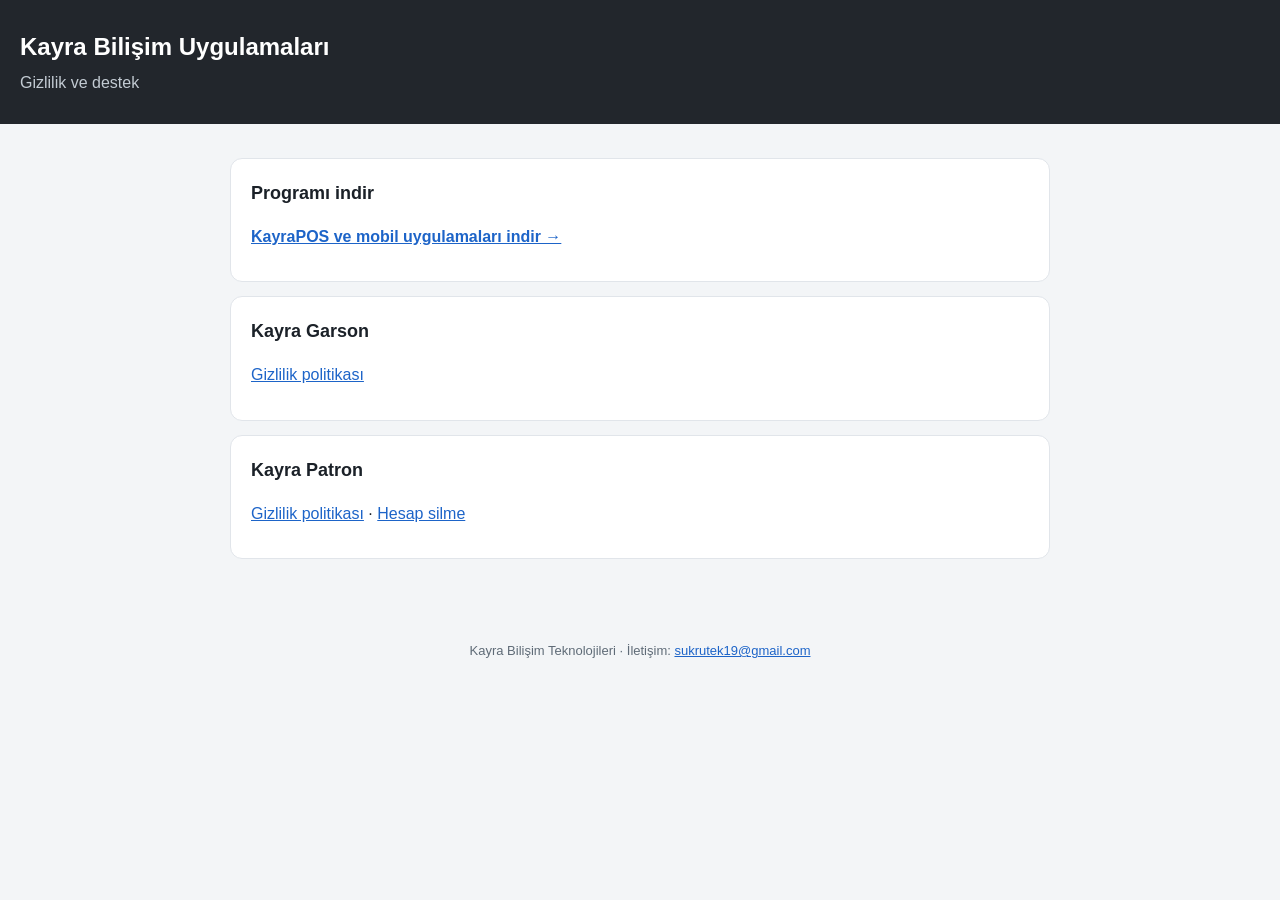
<file: docs/index.html>
<!doctype html><html lang="tr"><head><meta charset="utf-8"><meta name="viewport" content="width=device-width,initial-scale=1"><title>Kayra Bilişim Uygulamaları</title><style>:root{color-scheme:light}body{margin:0;font:16px/1.6 "Segoe UI",Roboto,Arial,sans-serif;color:#1b2128;background:#f3f5f7}header{background:#22262c;color:#fff;padding:28px 20px}header h1{margin:0;font-size:24px}header p{margin:4px 0 0;color:#c3cbd3}main{max-width:820px;margin:0 auto;padding:20px 16px 48px}section{background:#fff;border:1px solid #e1e5ea;border-radius:12px;padding:16px 20px;margin:14px 0}h2{font-size:18px;margin:4px 0 8px}a{color:#1d64c8}footer{text-align:center;color:#5f6b77;font-size:13px;padding:20px}</style></head><body><header><h1>Kayra Bilişim Uygulamaları</h1><p>Gizlilik ve destek</p></header><main><section><h2>Programı indir</h2><p><a href="indir.html"><b>KayraPOS ve mobil uygulamaları indir →</b></a></p></section><section><h2>Kayra Garson</h2><p><a href="gizlilik-garson.html">Gizlilik politikası</a></p></section><section><h2>Kayra Patron</h2><p><a href="gizlilik-patron.html">Gizlilik politikası</a> · <a href="hesap-silme.html">Hesap silme</a></p></section></main><footer>Kayra Bilişim Teknolojileri · İletişim: <a href="mailto:sukrutek19@gmail.com">sukrutek19@gmail.com</a></footer></body></html>
</file>
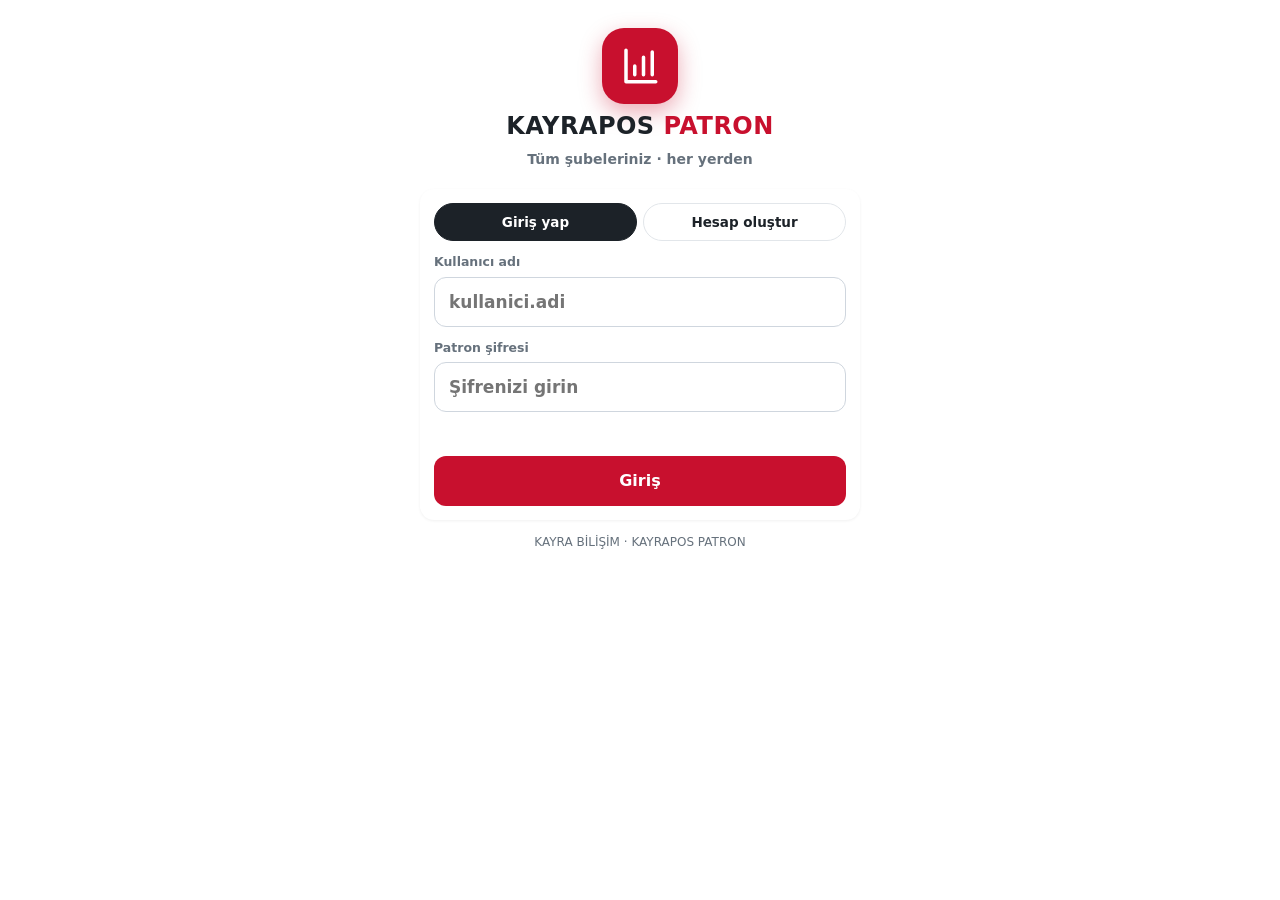
<file: docs/patron/index.html>
<!doctype html><html lang="tr"><head><meta charset="utf-8">
<meta name="viewport" content="width=device-width,initial-scale=1,viewport-fit=cover">
<meta name="theme-color" content="#c8102e">
<meta name="apple-mobile-web-app-capable" content="yes"><meta name="mobile-web-app-capable" content="yes">
<meta name="apple-mobile-web-app-status-bar-style" content="black-translucent">
<meta name="apple-mobile-web-app-title" content="KayraPOS Patron">
<meta http-equiv="Content-Security-Policy" content="default-src 'self'; script-src 'self'; style-src 'self' 'unsafe-inline'; img-src 'self' data:; connect-src https://kayra-patron-merkez.sukrutek19.chatgpt.site; object-src 'none'; base-uri 'none'; form-action 'none'">
<title>KayraPOS Patron</title>
<link rel="manifest" href="manifest.json"><link rel="apple-touch-icon" href="icon-192.png"><link rel="icon" href="icon-192.png">
<link rel="stylesheet" href="remote.css"><link rel="stylesheet" href="kayra.css"><link rel="stylesheet" href="app.css"><link rel="stylesheet" href="remote4.css">
<style>.lan95,#goLan95{display:none!important}body{padding-top:env(safe-area-inset-top)}</style>
</head><body><div id="app"></div><div id="modal"></div><div id="toast" role="status"></div><script src="web-bridge.js"></script><script src="remote.js"></script></body></html>
</file>
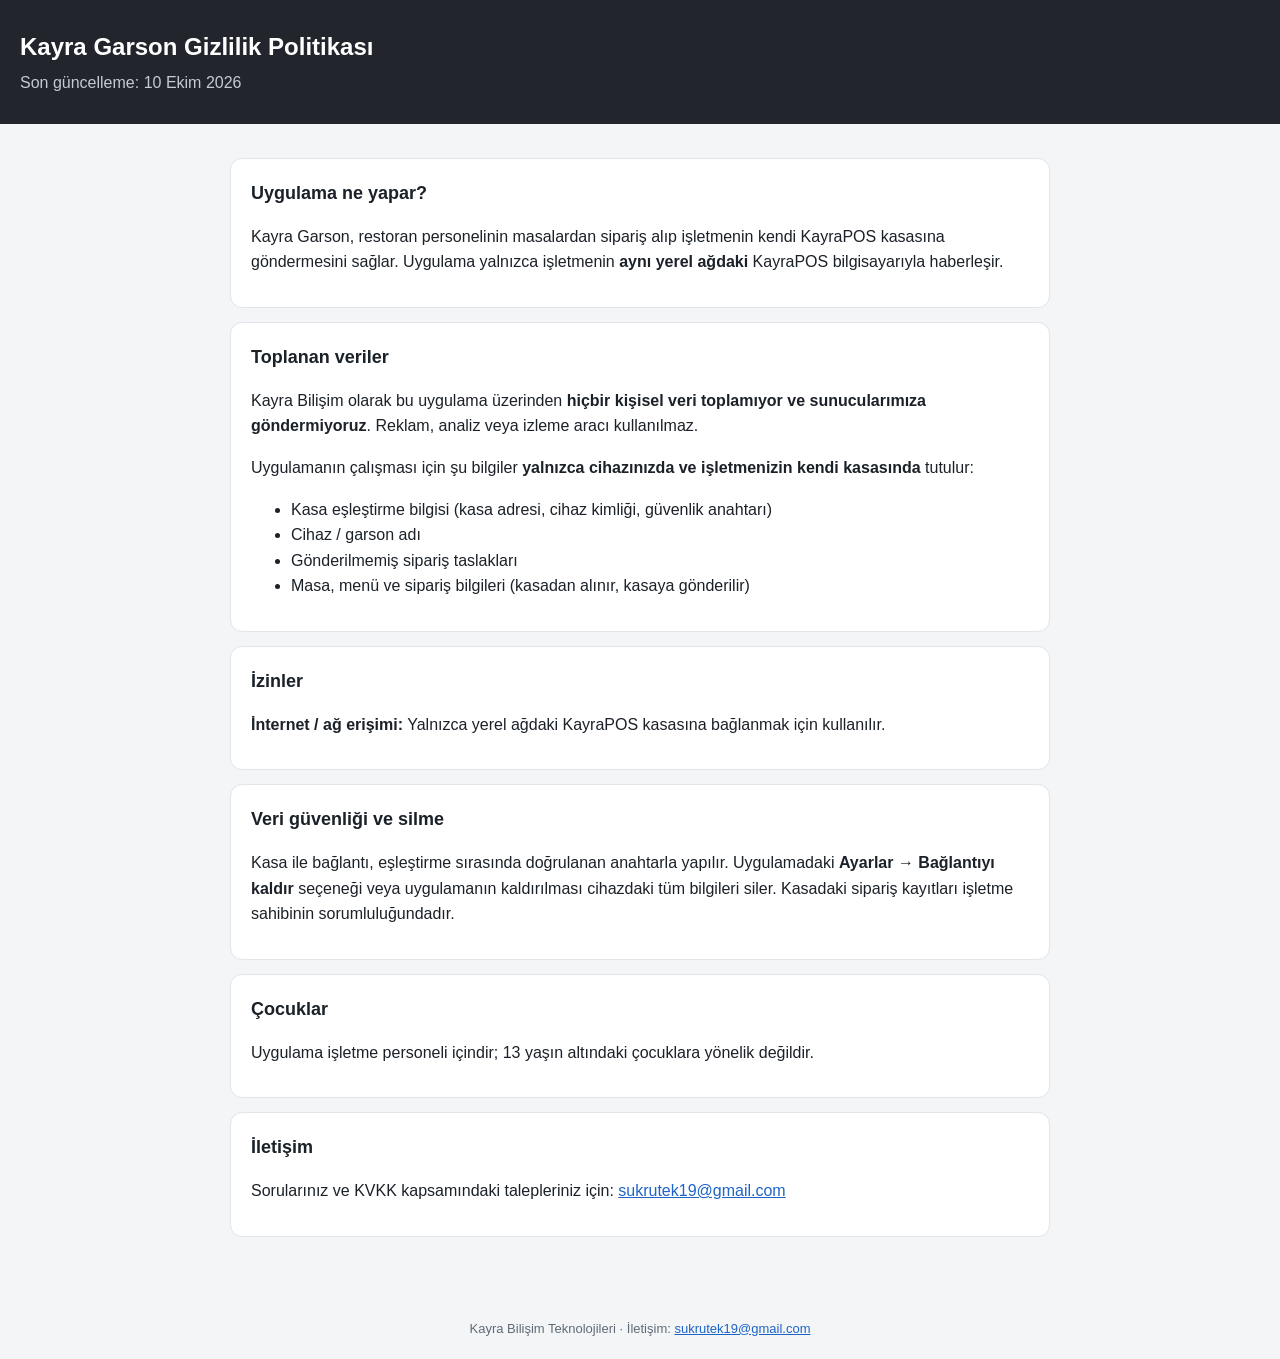
<file: docs/gizlilik-garson.html>
<!doctype html><html lang="tr"><head><meta charset="utf-8"><meta name="viewport" content="width=device-width,initial-scale=1"><title>Kayra Garson Gizlilik Politikası</title><style>:root{color-scheme:light}body{margin:0;font:16px/1.6 "Segoe UI",Roboto,Arial,sans-serif;color:#1b2128;background:#f3f5f7}header{background:#22262c;color:#fff;padding:28px 20px}header h1{margin:0;font-size:24px}header p{margin:4px 0 0;color:#c3cbd3}main{max-width:820px;margin:0 auto;padding:20px 16px 48px}section{background:#fff;border:1px solid #e1e5ea;border-radius:12px;padding:16px 20px;margin:14px 0}h2{font-size:18px;margin:4px 0 8px}a{color:#1d64c8}footer{text-align:center;color:#5f6b77;font-size:13px;padding:20px}</style></head><body><header><h1>Kayra Garson Gizlilik Politikası</h1><p>Son güncelleme: 10 Ekim 2026</p></header><main>
<section><h2>Uygulama ne yapar?</h2><p>Kayra Garson, restoran personelinin masalardan sipariş alıp işletmenin kendi KayraPOS kasasına göndermesini sağlar. Uygulama yalnızca işletmenin <b>aynı yerel ağdaki</b> KayraPOS bilgisayarıyla haberleşir.</p></section>
<section><h2>Toplanan veriler</h2><p>Kayra Bilişim olarak bu uygulama üzerinden <b>hiçbir kişisel veri toplamıyor ve sunucularımıza göndermiyoruz</b>. Reklam, analiz veya izleme aracı kullanılmaz.</p><p>Uygulamanın çalışması için şu bilgiler <b>yalnızca cihazınızda ve işletmenizin kendi kasasında</b> tutulur:</p><ul><li>Kasa eşleştirme bilgisi (kasa adresi, cihaz kimliği, güvenlik anahtarı)</li><li>Cihaz / garson adı</li><li>Gönderilmemiş sipariş taslakları</li><li>Masa, menü ve sipariş bilgileri (kasadan alınır, kasaya gönderilir)</li></ul></section>
<section><h2>İzinler</h2><p><b>İnternet / ağ erişimi:</b> Yalnızca yerel ağdaki KayraPOS kasasına bağlanmak için kullanılır.</p></section>
<section><h2>Veri güvenliği ve silme</h2><p>Kasa ile bağlantı, eşleştirme sırasında doğrulanan anahtarla yapılır. Uygulamadaki <b>Ayarlar → Bağlantıyı kaldır</b> seçeneği veya uygulamanın kaldırılması cihazdaki tüm bilgileri siler. Kasadaki sipariş kayıtları işletme sahibinin sorumluluğundadır.</p></section>
<section><h2>Çocuklar</h2><p>Uygulama işletme personeli içindir; 13 yaşın altındaki çocuklara yönelik değildir.</p></section>
<section><h2>İletişim</h2><p>Sorularınız ve KVKK kapsamındaki talepleriniz için: <a href="mailto:sukrutek19@gmail.com">sukrutek19@gmail.com</a></p></section></main><footer>Kayra Bilişim Teknolojileri · İletişim: <a href="mailto:sukrutek19@gmail.com">sukrutek19@gmail.com</a></footer></body></html>
</file>
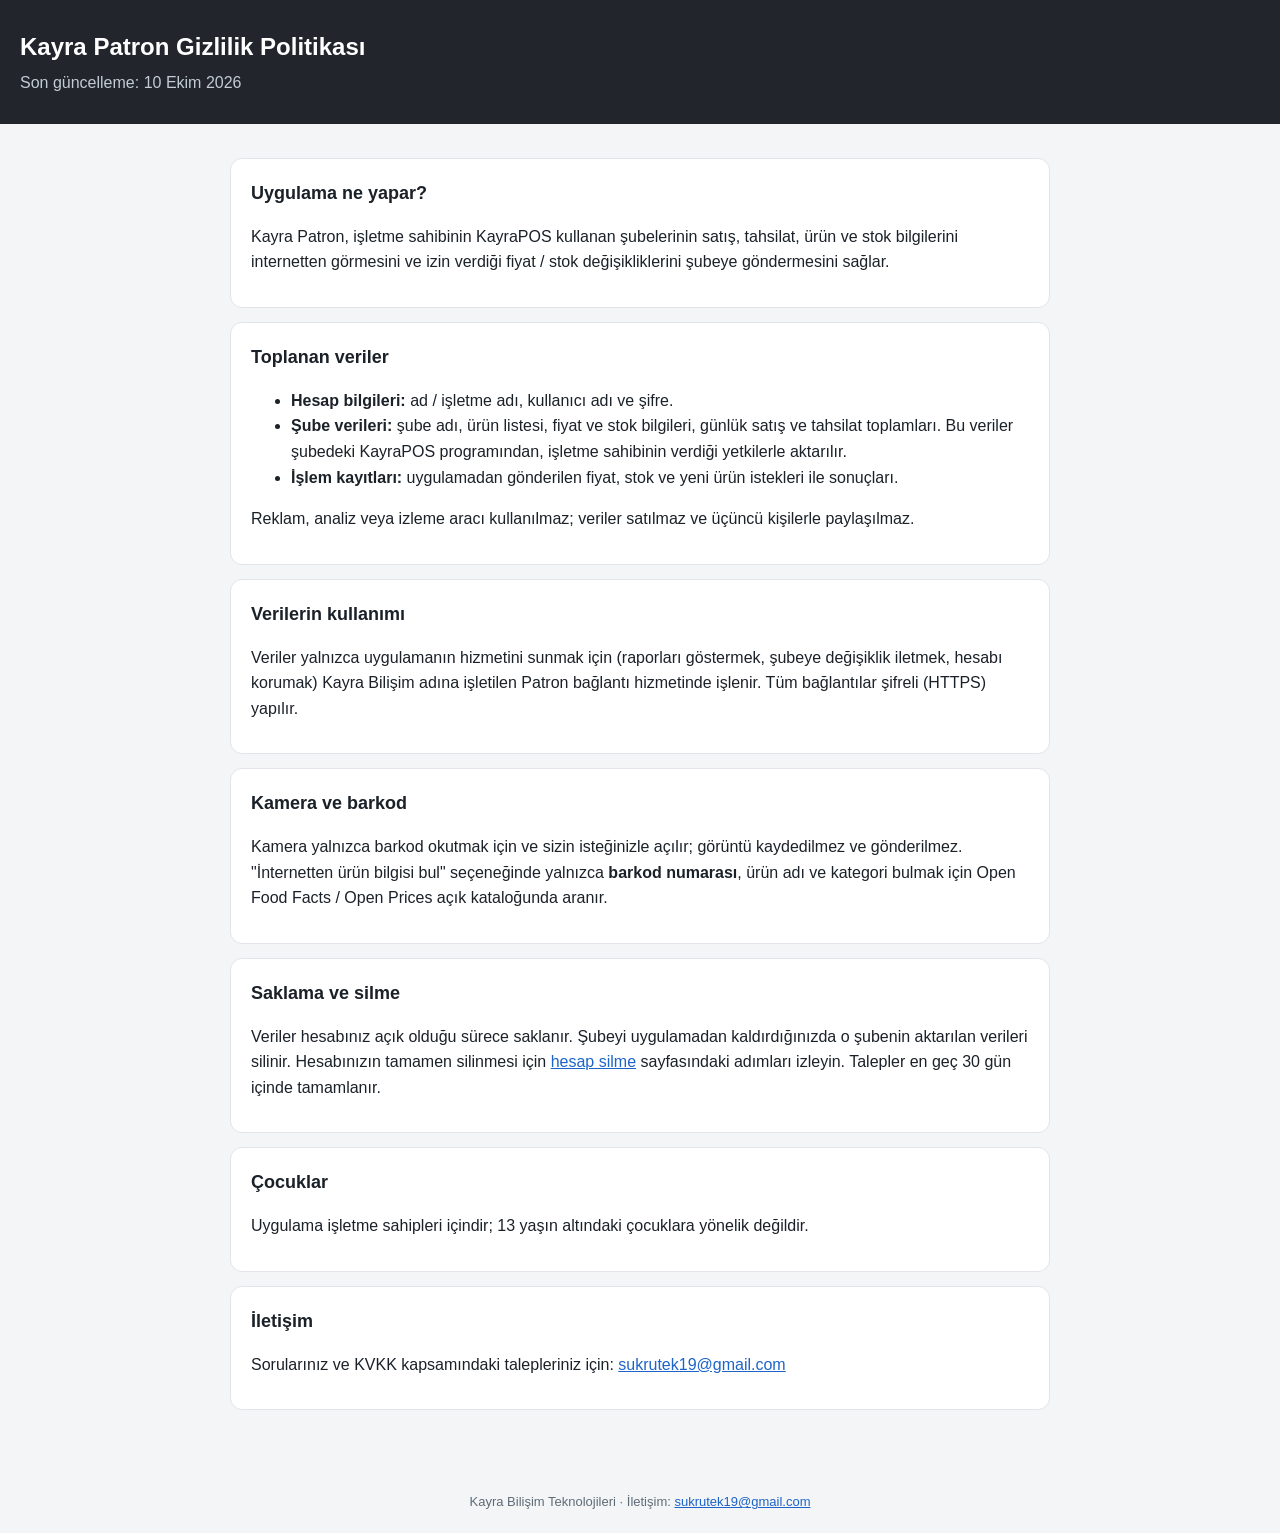
<file: docs/gizlilik-patron.html>
<!doctype html><html lang="tr"><head><meta charset="utf-8"><meta name="viewport" content="width=device-width,initial-scale=1"><title>Kayra Patron Gizlilik Politikası</title><style>:root{color-scheme:light}body{margin:0;font:16px/1.6 "Segoe UI",Roboto,Arial,sans-serif;color:#1b2128;background:#f3f5f7}header{background:#22262c;color:#fff;padding:28px 20px}header h1{margin:0;font-size:24px}header p{margin:4px 0 0;color:#c3cbd3}main{max-width:820px;margin:0 auto;padding:20px 16px 48px}section{background:#fff;border:1px solid #e1e5ea;border-radius:12px;padding:16px 20px;margin:14px 0}h2{font-size:18px;margin:4px 0 8px}a{color:#1d64c8}footer{text-align:center;color:#5f6b77;font-size:13px;padding:20px}</style></head><body><header><h1>Kayra Patron Gizlilik Politikası</h1><p>Son güncelleme: 10 Ekim 2026</p></header><main>
<section><h2>Uygulama ne yapar?</h2><p>Kayra Patron, işletme sahibinin KayraPOS kullanan şubelerinin satış, tahsilat, ürün ve stok bilgilerini internetten görmesini ve izin verdiği fiyat / stok değişikliklerini şubeye göndermesini sağlar.</p></section>
<section><h2>Toplanan veriler</h2><ul><li><b>Hesap bilgileri:</b> ad / işletme adı, kullanıcı adı ve şifre.</li><li><b>Şube verileri:</b> şube adı, ürün listesi, fiyat ve stok bilgileri, günlük satış ve tahsilat toplamları. Bu veriler şubedeki KayraPOS programından, işletme sahibinin verdiği yetkilerle aktarılır.</li><li><b>İşlem kayıtları:</b> uygulamadan gönderilen fiyat, stok ve yeni ürün istekleri ile sonuçları.</li></ul><p>Reklam, analiz veya izleme aracı kullanılmaz; veriler satılmaz ve üçüncü kişilerle paylaşılmaz.</p></section>
<section><h2>Verilerin kullanımı</h2><p>Veriler yalnızca uygulamanın hizmetini sunmak için (raporları göstermek, şubeye değişiklik iletmek, hesabı korumak) Kayra Bilişim adına işletilen Patron bağlantı hizmetinde işlenir. Tüm bağlantılar şifreli (HTTPS) yapılır.</p></section>
<section><h2>Kamera ve barkod</h2><p>Kamera yalnızca barkod okutmak için ve sizin isteğinizle açılır; görüntü kaydedilmez ve gönderilmez. "İnternetten ürün bilgisi bul" seçeneğinde yalnızca <b>barkod numarası</b>, ürün adı ve kategori bulmak için Open Food Facts / Open Prices açık kataloğunda aranır.</p></section>
<section><h2>Saklama ve silme</h2><p>Veriler hesabınız açık olduğu sürece saklanır. Şubeyi uygulamadan kaldırdığınızda o şubenin aktarılan verileri silinir. Hesabınızın tamamen silinmesi için <a href="hesap-silme.html">hesap silme</a> sayfasındaki adımları izleyin. Talepler en geç 30 gün içinde tamamlanır.</p></section>
<section><h2>Çocuklar</h2><p>Uygulama işletme sahipleri içindir; 13 yaşın altındaki çocuklara yönelik değildir.</p></section>
<section><h2>İletişim</h2><p>Sorularınız ve KVKK kapsamındaki talepleriniz için: <a href="mailto:sukrutek19@gmail.com">sukrutek19@gmail.com</a></p></section></main><footer>Kayra Bilişim Teknolojileri · İletişim: <a href="mailto:sukrutek19@gmail.com">sukrutek19@gmail.com</a></footer></body></html>
</file>
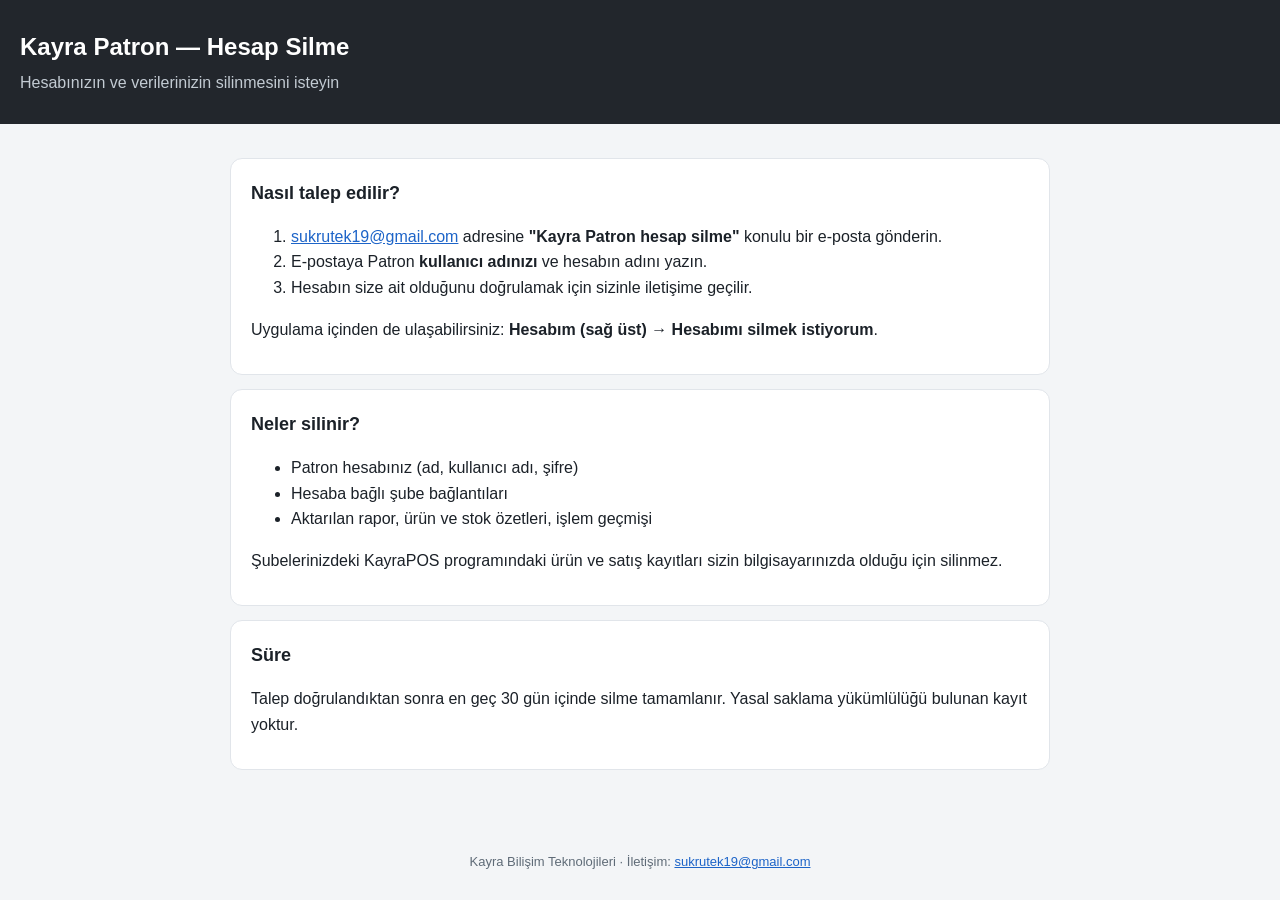
<file: docs/hesap-silme.html>
<!doctype html><html lang="tr"><head><meta charset="utf-8"><meta name="viewport" content="width=device-width,initial-scale=1"><title>Kayra Patron — Hesap Silme</title><style>:root{color-scheme:light}body{margin:0;font:16px/1.6 "Segoe UI",Roboto,Arial,sans-serif;color:#1b2128;background:#f3f5f7}header{background:#22262c;color:#fff;padding:28px 20px}header h1{margin:0;font-size:24px}header p{margin:4px 0 0;color:#c3cbd3}main{max-width:820px;margin:0 auto;padding:20px 16px 48px}section{background:#fff;border:1px solid #e1e5ea;border-radius:12px;padding:16px 20px;margin:14px 0}h2{font-size:18px;margin:4px 0 8px}a{color:#1d64c8}footer{text-align:center;color:#5f6b77;font-size:13px;padding:20px}</style></head><body><header><h1>Kayra Patron — Hesap Silme</h1><p>Hesabınızın ve verilerinizin silinmesini isteyin</p></header><main>
<section><h2>Nasıl talep edilir?</h2><ol><li><a href="mailto:sukrutek19@gmail.com?subject=Kayra%20Patron%20hesap%20silme">sukrutek19@gmail.com</a> adresine <b>"Kayra Patron hesap silme"</b> konulu bir e-posta gönderin.</li><li>E-postaya Patron <b>kullanıcı adınızı</b> ve hesabın adını yazın.</li><li>Hesabın size ait olduğunu doğrulamak için sizinle iletişime geçilir.</li></ol><p>Uygulama içinden de ulaşabilirsiniz: <b>Hesabım (sağ üst) → Hesabımı silmek istiyorum</b>.</p></section>
<section><h2>Neler silinir?</h2><ul><li>Patron hesabınız (ad, kullanıcı adı, şifre)</li><li>Hesaba bağlı şube bağlantıları</li><li>Aktarılan rapor, ürün ve stok özetleri, işlem geçmişi</li></ul><p>Şubelerinizdeki KayraPOS programındaki ürün ve satış kayıtları sizin bilgisayarınızda olduğu için silinmez.</p></section>
<section><h2>Süre</h2><p>Talep doğrulandıktan sonra en geç 30 gün içinde silme tamamlanır. Yasal saklama yükümlülüğü bulunan kayıt yoktur.</p></section></main><footer>Kayra Bilişim Teknolojileri · İletişim: <a href="mailto:sukrutek19@gmail.com">sukrutek19@gmail.com</a></footer></body></html>
</file>
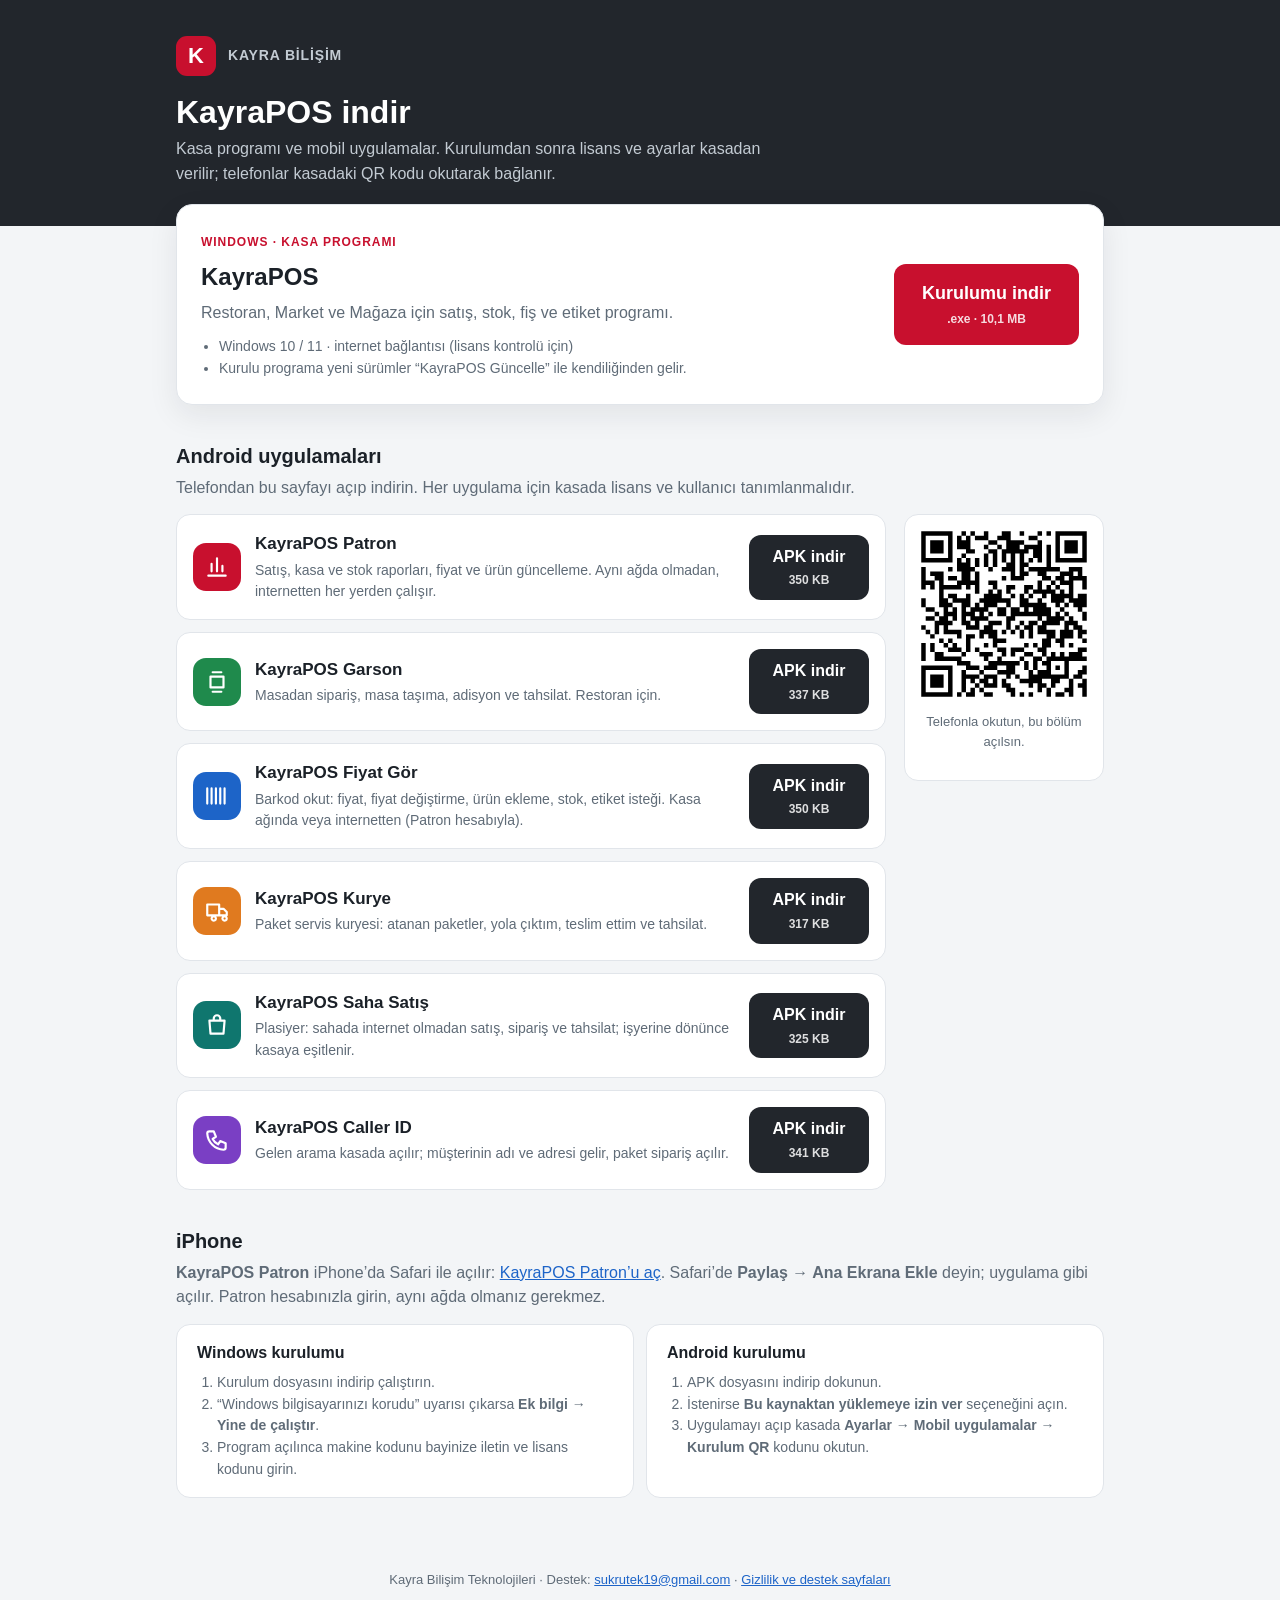
<file: docs/indir.html>
<!doctype html><html lang="tr"><head><meta charset="utf-8"><meta name="viewport" content="width=device-width,initial-scale=1"><title>KayraPOS İndir</title>
<meta name="description" content="KayraPOS kasa programı ve KayraPOS mobil uygulamaları (Patron, Garson, Fiyat Gör, Kurye, Caller ID) indirme sayfası.">
<style>
:root{color-scheme:light;--ink:#1b2128;--sub:#5f6b77;--line:#e1e5ea;--bg:#f3f5f7;--red:#c8102e}
*{box-sizing:border-box}body{margin:0;font:16px/1.55 "Segoe UI",Roboto,Arial,sans-serif;color:var(--ink);background:var(--bg)}
header{background:#22262c;color:#fff;padding:36px 0 40px}.wrap{max-width:960px;margin:0 auto;padding:0 16px}
header .brand{display:flex;align-items:center;gap:12px;font-weight:800;letter-spacing:.06em;font-size:14px;color:#c3cbd3}
header .mark{width:40px;height:40px;border-radius:11px;background:var(--red);display:grid;place-items:center;color:#fff;font-size:22px;font-weight:900;letter-spacing:0}
header h1{margin:18px 0 6px;font-size:32px;line-height:1.15}header p{margin:0;color:#c3cbd3;max-width:620px}
main{max-width:960px;margin:-22px auto 0;padding:0 16px 48px}
.pos{background:#fff;border:1px solid var(--line);border-radius:16px;padding:24px;display:grid;grid-template-columns:1fr auto;gap:20px;align-items:center;box-shadow:0 10px 30px rgba(20,28,38,.08)}
.pos small.k{font-weight:800;letter-spacing:.08em;color:var(--red);font-size:12px}.pos h2{margin:4px 0 6px;font-size:24px}.pos p{margin:0;color:var(--sub)}
.pos ul{margin:10px 0 0;padding-left:18px;color:var(--sub);font-size:14px}
.btn{display:inline-flex;flex-direction:column;align-items:center;justify-content:center;gap:2px;background:var(--red);color:#fff;text-decoration:none;font-weight:800;border-radius:12px;padding:12px 22px;min-width:150px;text-align:center;white-space:nowrap}
.btn span{font-weight:600;font-size:12px;opacity:.85}.btn:hover{filter:brightness(1.08)}.btn:focus-visible{outline:3px solid #1d64c8;outline-offset:2px}
.btn.big{font-size:18px;padding:16px 28px}
h2.sec{font-size:20px;margin:36px 0 4px}p.lead{margin:0 0 14px;color:var(--sub)}
.phone{display:grid;grid-template-columns:1fr 200px;gap:18px;align-items:start}
.apps{display:grid;gap:12px}
.app{background:#fff;border:1px solid var(--line);border-radius:14px;padding:16px;display:grid;grid-template-columns:auto 1fr auto;gap:14px;align-items:center}
.app .ico{width:48px;height:48px;border-radius:13px;display:grid;place-items:center}.app .ico svg{width:26px;height:26px;fill:none;stroke:#fff;stroke-width:2;stroke-linecap:round;stroke-linejoin:round}
.app h3{margin:0;font-size:17px}.app h3 small{color:var(--sub);font-weight:600;font-size:13px}.app p{margin:2px 0 0;color:var(--sub);font-size:14px}
.app .btn{background:#22262c;min-width:120px;padding:10px 16px}
.qr{background:#fff;border:1px solid var(--line);border-radius:14px;padding:14px;text-align:center;font-size:13px;color:var(--sub)}.qr svg{width:100%;height:auto;display:block}
.steps{display:grid;grid-template-columns:1fr 1fr;gap:12px;margin-top:12px}
.steps section{background:#fff;border:1px solid var(--line);border-radius:14px;padding:16px 20px}.steps h3{margin:0 0 6px;font-size:16px}.steps ol{margin:0;padding-left:20px;color:var(--sub);font-size:14px}
footer{text-align:center;color:var(--sub);font-size:13px;padding:24px 16px}a{color:#1d64c8}
@media (max-width:720px){header h1{font-size:26px}.pos{grid-template-columns:1fr}.pos .btn{width:100%}.phone{grid-template-columns:1fr}.qr{display:none}.steps{grid-template-columns:1fr}
.app{grid-template-columns:auto 1fr}.app .btn{grid-column:1/-1;width:100%;flex-direction:row;gap:8px}}
</style></head><body>
<header><div class="wrap"><div class="brand"><span class="mark">K</span>KAYRA BİLİŞİM</div><h1>KayraPOS indir</h1><p>Kasa programı ve mobil uygulamalar. Kurulumdan sonra lisans ve ayarlar kasadan verilir; telefonlar kasadaki QR kodu okutarak bağlanır.</p></div></header>
<main>
<section class="pos" aria-labelledby="posT"><div><small class="k">WINDOWS · KASA PROGRAMI</small><h2 id="posT">KayraPOS</h2><p>Restoran, Market ve Mağaza için satış, stok, fiş ve etiket programı.</p>
<ul><li>Windows 10 / 11 · internet bağlantısı (lisans kontrolü için)</li><li>Kurulu programa yeni sürümler “KayraPOS Güncelle” ile kendiliğinden gelir.</li></ul></div>
<a class="btn big" href="indir/KayraPOS%20Kurulum.exe" download>Kurulumu indir<span>.exe · 10,1 MB</span></a></section>

<h2 class="sec" id="telefon">Android uygulamaları</h2><p class="lead">Telefondan bu sayfayı açıp indirin. Her uygulama için kasada lisans ve kullanıcı tanımlanmalıdır.</p>
<div class="phone"><div class="apps"><article class="app"><span class="ico" style="background:#c8102e"><svg viewBox="0 0 24 24" aria-hidden="true"><path d="M4 20h16M7 16V9M12 16V4M17 16v-5"/></svg></span><div class="txt"><h3>KayraPOS Patron</h3><p>Satış, kasa ve stok raporları, fiyat ve ürün güncelleme. Aynı ağda olmadan, internetten her yerden çalışır.</p></div><a class="btn" href="indir/KayraPOS%20Patron.apk" download>APK indir<span>350 KB</span></a></article><article class="app"><span class="ico" style="background:#1f8a4c"><svg viewBox="0 0 24 24" aria-hidden="true"><path d="M6 7h12v10H6zM8 3h8M8 21h8"/></svg></span><div class="txt"><h3>KayraPOS Garson</h3><p>Masadan sipariş, masa taşıma, adisyon ve tahsilat. Restoran için.</p></div><a class="btn" href="indir/KayraPOS%20Garson.apk" download>APK indir<span>337 KB</span></a></article><article class="app"><span class="ico" style="background:#1d64c8"><svg viewBox="0 0 24 24" aria-hidden="true"><path d="M3 5v14M7 5v14M11 5v14M15 5v14M19 5v14"/></svg></span><div class="txt"><h3>KayraPOS Fiyat Gör</h3><p>Barkod okut: fiyat, fiyat değiştirme, ürün ekleme, stok, etiket isteği. Kasa ağında veya internetten (Patron hesabıyla).</p></div><a class="btn" href="indir/KayraPOS%20FiyatGor.apk" download>APK indir<span>350 KB</span></a></article><article class="app"><span class="ico" style="background:#e07a1f"><svg viewBox="0 0 24 24" aria-hidden="true"><path d="M3 6h11v10H3zM14 10h4l3 3v3h-7M7 19a2 2 0 1 0 0-.1M17 19a2 2 0 1 0 0-.1"/></svg></span><div class="txt"><h3>KayraPOS Kurye</h3><p>Paket servis kuryesi: atanan paketler, yola çıktım, teslim ettim ve tahsilat.</p></div><a class="btn" href="indir/KayraPOS%20Kurye.apk" download>APK indir<span>317 KB</span></a></article><article class="app"><span class="ico" style="background:#0f766e"><svg viewBox="0 0 24 24" aria-hidden="true"><path d="M5 8h14l-1 12H6zM9 8V6a3 3 0 0 1 6 0v2"/></svg></span><div class="txt"><h3>KayraPOS Saha Satış</h3><p>Plasiyer: sahada internet olmadan satış, sipariş ve tahsilat; işyerine dönünce kasaya eşitlenir.</p></div><a class="btn" href="indir/KayraPOS%20Saha.apk" download>APK indir<span>325 KB</span></a></article><article class="app"><span class="ico" style="background:#7a3fc4"><svg viewBox="0 0 24 24" aria-hidden="true"><path d="M5 4h4l2 5-3 2a11 11 0 0 0 5 5l2-3 5 2v4a2 2 0 0 1-2 2A16 16 0 0 1 3 6a2 2 0 0 1 2-2"/></svg></span><div class="txt"><h3>KayraPOS Caller ID</h3><p>Gelen arama kasada açılır; müşterinin adı ve adresi gelir, paket sipariş açılır.</p></div><a class="btn" href="indir/KayraPOS%20CallerID.apk" download>APK indir<span>341 KB</span></a></article></div><aside class="qr"><svg version="1.1" xmlns="http://www.w3.org/2000/svg" viewBox="0 0 152 152"  preserveAspectRatio="xMinYMin meet"><rect width="100%" height="100%" fill="white" cx="0" cy="0"/><path d="M2,2l4,0 0,4 -4,0 0,-4z M6,2l4,0 0,4 -4,0 0,-4z M10,2l4,0 0,4 -4,0 0,-4z M14,2l4,0 0,4 -4,0 0,-4z M18,2l4,0 0,4 -4,0 0,-4z M22,2l4,0 0,4 -4,0 0,-4z M26,2l4,0 0,4 -4,0 0,-4z M38,2l4,0 0,4 -4,0 0,-4z M46,2l4,0 0,4 -4,0 0,-4z M58,2l4,0 0,4 -4,0 0,-4z M74,2l4,0 0,4 -4,0 0,-4z M78,2l4,0 0,4 -4,0 0,-4z M90,2l4,0 0,4 -4,0 0,-4z M106,2l4,0 0,4 -4,0 0,-4z M114,2l4,0 0,4 -4,0 0,-4z M122,2l4,0 0,4 -4,0 0,-4z M126,2l4,0 0,4 -4,0 0,-4z M130,2l4,0 0,4 -4,0 0,-4z M134,2l4,0 0,4 -4,0 0,-4z M138,2l4,0 0,4 -4,0 0,-4z M142,2l4,0 0,4 -4,0 0,-4z M146,2l4,0 0,4 -4,0 0,-4z M2,6l4,0 0,4 -4,0 0,-4z M26,6l4,0 0,4 -4,0 0,-4z M34,6l4,0 0,4 -4,0 0,-4z M42,6l4,0 0,4 -4,0 0,-4z M50,6l4,0 0,4 -4,0 0,-4z M54,6l4,0 0,4 -4,0 0,-4z M58,6l4,0 0,4 -4,0 0,-4z M70,6l4,0 0,4 -4,0 0,-4z M74,6l4,0 0,4 -4,0 0,-4z M78,6l4,0 0,4 -4,0 0,-4z M98,6l4,0 0,4 -4,0 0,-4z M102,6l4,0 0,4 -4,0 0,-4z M122,6l4,0 0,4 -4,0 0,-4z M146,6l4,0 0,4 -4,0 0,-4z M2,10l4,0 0,4 -4,0 0,-4z M10,10l4,0 0,4 -4,0 0,-4z M14,10l4,0 0,4 -4,0 0,-4z M18,10l4,0 0,4 -4,0 0,-4z M26,10l4,0 0,4 -4,0 0,-4z M34,10l4,0 0,4 -4,0 0,-4z M38,10l4,0 0,4 -4,0 0,-4z M42,10l4,0 0,4 -4,0 0,-4z M62,10l4,0 0,4 -4,0 0,-4z M66,10l4,0 0,4 -4,0 0,-4z M78,10l4,0 0,4 -4,0 0,-4z M82,10l4,0 0,4 -4,0 0,-4z M86,10l4,0 0,4 -4,0 0,-4z M90,10l4,0 0,4 -4,0 0,-4z M106,10l4,0 0,4 -4,0 0,-4z M122,10l4,0 0,4 -4,0 0,-4z M130,10l4,0 0,4 -4,0 0,-4z M134,10l4,0 0,4 -4,0 0,-4z M138,10l4,0 0,4 -4,0 0,-4z M146,10l4,0 0,4 -4,0 0,-4z M2,14l4,0 0,4 -4,0 0,-4z M10,14l4,0 0,4 -4,0 0,-4z M14,14l4,0 0,4 -4,0 0,-4z M18,14l4,0 0,4 -4,0 0,-4z M26,14l4,0 0,4 -4,0 0,-4z M34,14l4,0 0,4 -4,0 0,-4z M38,14l4,0 0,4 -4,0 0,-4z M42,14l4,0 0,4 -4,0 0,-4z M58,14l4,0 0,4 -4,0 0,-4z M70,14l4,0 0,4 -4,0 0,-4z M78,14l4,0 0,4 -4,0 0,-4z M82,14l4,0 0,4 -4,0 0,-4z M86,14l4,0 0,4 -4,0 0,-4z M94,14l4,0 0,4 -4,0 0,-4z M98,14l4,0 0,4 -4,0 0,-4z M102,14l4,0 0,4 -4,0 0,-4z M106,14l4,0 0,4 -4,0 0,-4z M114,14l4,0 0,4 -4,0 0,-4z M122,14l4,0 0,4 -4,0 0,-4z M130,14l4,0 0,4 -4,0 0,-4z M134,14l4,0 0,4 -4,0 0,-4z M138,14l4,0 0,4 -4,0 0,-4z M146,14l4,0 0,4 -4,0 0,-4z M2,18l4,0 0,4 -4,0 0,-4z M10,18l4,0 0,4 -4,0 0,-4z M14,18l4,0 0,4 -4,0 0,-4z M18,18l4,0 0,4 -4,0 0,-4z M26,18l4,0 0,4 -4,0 0,-4z M42,18l4,0 0,4 -4,0 0,-4z M46,18l4,0 0,4 -4,0 0,-4z M62,18l4,0 0,4 -4,0 0,-4z M66,18l4,0 0,4 -4,0 0,-4z M74,18l4,0 0,4 -4,0 0,-4z M78,18l4,0 0,4 -4,0 0,-4z M82,18l4,0 0,4 -4,0 0,-4z M86,18l4,0 0,4 -4,0 0,-4z M90,18l4,0 0,4 -4,0 0,-4z M94,18l4,0 0,4 -4,0 0,-4z M102,18l4,0 0,4 -4,0 0,-4z M106,18l4,0 0,4 -4,0 0,-4z M114,18l4,0 0,4 -4,0 0,-4z M122,18l4,0 0,4 -4,0 0,-4z M130,18l4,0 0,4 -4,0 0,-4z M134,18l4,0 0,4 -4,0 0,-4z M138,18l4,0 0,4 -4,0 0,-4z M146,18l4,0 0,4 -4,0 0,-4z M2,22l4,0 0,4 -4,0 0,-4z M26,22l4,0 0,4 -4,0 0,-4z M38,22l4,0 0,4 -4,0 0,-4z M58,22l4,0 0,4 -4,0 0,-4z M66,22l4,0 0,4 -4,0 0,-4z M74,22l4,0 0,4 -4,0 0,-4z M82,22l4,0 0,4 -4,0 0,-4z M90,22l4,0 0,4 -4,0 0,-4z M102,22l4,0 0,4 -4,0 0,-4z M106,22l4,0 0,4 -4,0 0,-4z M114,22l4,0 0,4 -4,0 0,-4z M122,22l4,0 0,4 -4,0 0,-4z M146,22l4,0 0,4 -4,0 0,-4z M2,26l4,0 0,4 -4,0 0,-4z M6,26l4,0 0,4 -4,0 0,-4z M10,26l4,0 0,4 -4,0 0,-4z M14,26l4,0 0,4 -4,0 0,-4z M18,26l4,0 0,4 -4,0 0,-4z M22,26l4,0 0,4 -4,0 0,-4z M26,26l4,0 0,4 -4,0 0,-4z M34,26l4,0 0,4 -4,0 0,-4z M42,26l4,0 0,4 -4,0 0,-4z M50,26l4,0 0,4 -4,0 0,-4z M58,26l4,0 0,4 -4,0 0,-4z M66,26l4,0 0,4 -4,0 0,-4z M74,26l4,0 0,4 -4,0 0,-4z M82,26l4,0 0,4 -4,0 0,-4z M90,26l4,0 0,4 -4,0 0,-4z M98,26l4,0 0,4 -4,0 0,-4z M106,26l4,0 0,4 -4,0 0,-4z M114,26l4,0 0,4 -4,0 0,-4z M122,26l4,0 0,4 -4,0 0,-4z M126,26l4,0 0,4 -4,0 0,-4z M130,26l4,0 0,4 -4,0 0,-4z M134,26l4,0 0,4 -4,0 0,-4z M138,26l4,0 0,4 -4,0 0,-4z M142,26l4,0 0,4 -4,0 0,-4z M146,26l4,0 0,4 -4,0 0,-4z M34,30l4,0 0,4 -4,0 0,-4z M38,30l4,0 0,4 -4,0 0,-4z M42,30l4,0 0,4 -4,0 0,-4z M50,30l4,0 0,4 -4,0 0,-4z M58,30l4,0 0,4 -4,0 0,-4z M66,30l4,0 0,4 -4,0 0,-4z M78,30l4,0 0,4 -4,0 0,-4z M82,30l4,0 0,4 -4,0 0,-4z M90,30l4,0 0,4 -4,0 0,-4z M94,30l4,0 0,4 -4,0 0,-4z M114,30l4,0 0,4 -4,0 0,-4z M2,34l4,0 0,4 -4,0 0,-4z M26,34l4,0 0,4 -4,0 0,-4z M34,34l4,0 0,4 -4,0 0,-4z M38,34l4,0 0,4 -4,0 0,-4z M42,34l4,0 0,4 -4,0 0,-4z M46,34l4,0 0,4 -4,0 0,-4z M62,34l4,0 0,4 -4,0 0,-4z M74,34l4,0 0,4 -4,0 0,-4z M78,34l4,0 0,4 -4,0 0,-4z M82,34l4,0 0,4 -4,0 0,-4z M90,34l4,0 0,4 -4,0 0,-4z M98,34l4,0 0,4 -4,0 0,-4z M102,34l4,0 0,4 -4,0 0,-4z M106,34l4,0 0,4 -4,0 0,-4z M110,34l4,0 0,4 -4,0 0,-4z M114,34l4,0 0,4 -4,0 0,-4z M118,34l4,0 0,4 -4,0 0,-4z M122,34l4,0 0,4 -4,0 0,-4z M134,34l4,0 0,4 -4,0 0,-4z M138,34l4,0 0,4 -4,0 0,-4z M142,34l4,0 0,4 -4,0 0,-4z M2,38l4,0 0,4 -4,0 0,-4z M10,38l4,0 0,4 -4,0 0,-4z M14,38l4,0 0,4 -4,0 0,-4z M18,38l4,0 0,4 -4,0 0,-4z M38,38l4,0 0,4 -4,0 0,-4z M42,38l4,0 0,4 -4,0 0,-4z M50,38l4,0 0,4 -4,0 0,-4z M82,38l4,0 0,4 -4,0 0,-4z M90,38l4,0 0,4 -4,0 0,-4z M94,38l4,0 0,4 -4,0 0,-4z M106,38l4,0 0,4 -4,0 0,-4z M110,38l4,0 0,4 -4,0 0,-4z M126,38l4,0 0,4 -4,0 0,-4z M130,38l4,0 0,4 -4,0 0,-4z M134,38l4,0 0,4 -4,0 0,-4z M142,38l4,0 0,4 -4,0 0,-4z M2,42l4,0 0,4 -4,0 0,-4z M14,42l4,0 0,4 -4,0 0,-4z M18,42l4,0 0,4 -4,0 0,-4z M26,42l4,0 0,4 -4,0 0,-4z M30,42l4,0 0,4 -4,0 0,-4z M38,42l4,0 0,4 -4,0 0,-4z M42,42l4,0 0,4 -4,0 0,-4z M50,42l4,0 0,4 -4,0 0,-4z M74,42l4,0 0,4 -4,0 0,-4z M82,42l4,0 0,4 -4,0 0,-4z M86,42l4,0 0,4 -4,0 0,-4z M90,42l4,0 0,4 -4,0 0,-4z M110,42l4,0 0,4 -4,0 0,-4z M114,42l4,0 0,4 -4,0 0,-4z M122,42l4,0 0,4 -4,0 0,-4z M126,42l4,0 0,4 -4,0 0,-4z M134,42l4,0 0,4 -4,0 0,-4z M138,42l4,0 0,4 -4,0 0,-4z M142,42l4,0 0,4 -4,0 0,-4z M146,42l4,0 0,4 -4,0 0,-4z M2,46l4,0 0,4 -4,0 0,-4z M6,46l4,0 0,4 -4,0 0,-4z M10,46l4,0 0,4 -4,0 0,-4z M18,46l4,0 0,4 -4,0 0,-4z M34,46l4,0 0,4 -4,0 0,-4z M38,46l4,0 0,4 -4,0 0,-4z M42,46l4,0 0,4 -4,0 0,-4z M46,46l4,0 0,4 -4,0 0,-4z M50,46l4,0 0,4 -4,0 0,-4z M62,46l4,0 0,4 -4,0 0,-4z M66,46l4,0 0,4 -4,0 0,-4z M106,46l4,0 0,4 -4,0 0,-4z M118,46l4,0 0,4 -4,0 0,-4z M126,46l4,0 0,4 -4,0 0,-4z M130,46l4,0 0,4 -4,0 0,-4z M134,46l4,0 0,4 -4,0 0,-4z M146,46l4,0 0,4 -4,0 0,-4z M2,50l4,0 0,4 -4,0 0,-4z M10,50l4,0 0,4 -4,0 0,-4z M18,50l4,0 0,4 -4,0 0,-4z M22,50l4,0 0,4 -4,0 0,-4z M26,50l4,0 0,4 -4,0 0,-4z M30,50l4,0 0,4 -4,0 0,-4z M34,50l4,0 0,4 -4,0 0,-4z M42,50l4,0 0,4 -4,0 0,-4z M50,50l4,0 0,4 -4,0 0,-4z M66,50l4,0 0,4 -4,0 0,-4z M78,50l4,0 0,4 -4,0 0,-4z M82,50l4,0 0,4 -4,0 0,-4z M94,50l4,0 0,4 -4,0 0,-4z M98,50l4,0 0,4 -4,0 0,-4z M106,50l4,0 0,4 -4,0 0,-4z M114,50l4,0 0,4 -4,0 0,-4z M122,50l4,0 0,4 -4,0 0,-4z M134,50l4,0 0,4 -4,0 0,-4z M146,50l4,0 0,4 -4,0 0,-4z M18,54l4,0 0,4 -4,0 0,-4z M50,54l4,0 0,4 -4,0 0,-4z M62,54l4,0 0,4 -4,0 0,-4z M70,54l4,0 0,4 -4,0 0,-4z M78,54l4,0 0,4 -4,0 0,-4z M94,54l4,0 0,4 -4,0 0,-4z M102,54l4,0 0,4 -4,0 0,-4z M106,54l4,0 0,4 -4,0 0,-4z M110,54l4,0 0,4 -4,0 0,-4z M114,54l4,0 0,4 -4,0 0,-4z M118,54l4,0 0,4 -4,0 0,-4z M126,54l4,0 0,4 -4,0 0,-4z M134,54l4,0 0,4 -4,0 0,-4z M18,58l4,0 0,4 -4,0 0,-4z M26,58l4,0 0,4 -4,0 0,-4z M30,58l4,0 0,4 -4,0 0,-4z M42,58l4,0 0,4 -4,0 0,-4z M58,58l4,0 0,4 -4,0 0,-4z M62,58l4,0 0,4 -4,0 0,-4z M66,58l4,0 0,4 -4,0 0,-4z M70,58l4,0 0,4 -4,0 0,-4z M82,58l4,0 0,4 -4,0 0,-4z M90,58l4,0 0,4 -4,0 0,-4z M98,58l4,0 0,4 -4,0 0,-4z M110,58l4,0 0,4 -4,0 0,-4z M118,58l4,0 0,4 -4,0 0,-4z M122,58l4,0 0,4 -4,0 0,-4z M126,58l4,0 0,4 -4,0 0,-4z M130,58l4,0 0,4 -4,0 0,-4z M134,58l4,0 0,4 -4,0 0,-4z M142,58l4,0 0,4 -4,0 0,-4z M146,58l4,0 0,4 -4,0 0,-4z M2,62l4,0 0,4 -4,0 0,-4z M18,62l4,0 0,4 -4,0 0,-4z M22,62l4,0 0,4 -4,0 0,-4z M30,62l4,0 0,4 -4,0 0,-4z M34,62l4,0 0,4 -4,0 0,-4z M38,62l4,0 0,4 -4,0 0,-4z M42,62l4,0 0,4 -4,0 0,-4z M54,62l4,0 0,4 -4,0 0,-4z M58,62l4,0 0,4 -4,0 0,-4z M62,62l4,0 0,4 -4,0 0,-4z M66,62l4,0 0,4 -4,0 0,-4z M70,62l4,0 0,4 -4,0 0,-4z M74,62l4,0 0,4 -4,0 0,-4z M78,62l4,0 0,4 -4,0 0,-4z M90,62l4,0 0,4 -4,0 0,-4z M94,62l4,0 0,4 -4,0 0,-4z M106,62l4,0 0,4 -4,0 0,-4z M118,62l4,0 0,4 -4,0 0,-4z M122,62l4,0 0,4 -4,0 0,-4z M126,62l4,0 0,4 -4,0 0,-4z M134,62l4,0 0,4 -4,0 0,-4z M138,62l4,0 0,4 -4,0 0,-4z M142,62l4,0 0,4 -4,0 0,-4z M146,62l4,0 0,4 -4,0 0,-4z M2,66l4,0 0,4 -4,0 0,-4z M18,66l4,0 0,4 -4,0 0,-4z M22,66l4,0 0,4 -4,0 0,-4z M26,66l4,0 0,4 -4,0 0,-4z M38,66l4,0 0,4 -4,0 0,-4z M42,66l4,0 0,4 -4,0 0,-4z M50,66l4,0 0,4 -4,0 0,-4z M58,66l4,0 0,4 -4,0 0,-4z M62,66l4,0 0,4 -4,0 0,-4z M66,66l4,0 0,4 -4,0 0,-4z M78,66l4,0 0,4 -4,0 0,-4z M90,66l4,0 0,4 -4,0 0,-4z M94,66l4,0 0,4 -4,0 0,-4z M98,66l4,0 0,4 -4,0 0,-4z M102,66l4,0 0,4 -4,0 0,-4z M106,66l4,0 0,4 -4,0 0,-4z M110,66l4,0 0,4 -4,0 0,-4z M122,66l4,0 0,4 -4,0 0,-4z M130,66l4,0 0,4 -4,0 0,-4z M138,66l4,0 0,4 -4,0 0,-4z M142,66l4,0 0,4 -4,0 0,-4z M146,66l4,0 0,4 -4,0 0,-4z M6,70l4,0 0,4 -4,0 0,-4z M10,70l4,0 0,4 -4,0 0,-4z M22,70l4,0 0,4 -4,0 0,-4z M30,70l4,0 0,4 -4,0 0,-4z M38,70l4,0 0,4 -4,0 0,-4z M46,70l4,0 0,4 -4,0 0,-4z M50,70l4,0 0,4 -4,0 0,-4z M54,70l4,0 0,4 -4,0 0,-4z M58,70l4,0 0,4 -4,0 0,-4z M70,70l4,0 0,4 -4,0 0,-4z M74,70l4,0 0,4 -4,0 0,-4z M82,70l4,0 0,4 -4,0 0,-4z M86,70l4,0 0,4 -4,0 0,-4z M94,70l4,0 0,4 -4,0 0,-4z M102,70l4,0 0,4 -4,0 0,-4z M106,70l4,0 0,4 -4,0 0,-4z M110,70l4,0 0,4 -4,0 0,-4z M114,70l4,0 0,4 -4,0 0,-4z M126,70l4,0 0,4 -4,0 0,-4z M142,70l4,0 0,4 -4,0 0,-4z M14,74l4,0 0,4 -4,0 0,-4z M22,74l4,0 0,4 -4,0 0,-4z M26,74l4,0 0,4 -4,0 0,-4z M30,74l4,0 0,4 -4,0 0,-4z M38,74l4,0 0,4 -4,0 0,-4z M42,74l4,0 0,4 -4,0 0,-4z M46,74l4,0 0,4 -4,0 0,-4z M54,74l4,0 0,4 -4,0 0,-4z M62,74l4,0 0,4 -4,0 0,-4z M70,74l4,0 0,4 -4,0 0,-4z M74,74l4,0 0,4 -4,0 0,-4z M82,74l4,0 0,4 -4,0 0,-4z M86,74l4,0 0,4 -4,0 0,-4z M90,74l4,0 0,4 -4,0 0,-4z M94,74l4,0 0,4 -4,0 0,-4z M98,74l4,0 0,4 -4,0 0,-4z M102,74l4,0 0,4 -4,0 0,-4z M106,74l4,0 0,4 -4,0 0,-4z M110,74l4,0 0,4 -4,0 0,-4z M114,74l4,0 0,4 -4,0 0,-4z M122,74l4,0 0,4 -4,0 0,-4z M130,74l4,0 0,4 -4,0 0,-4z M146,74l4,0 0,4 -4,0 0,-4z M6,78l4,0 0,4 -4,0 0,-4z M10,78l4,0 0,4 -4,0 0,-4z M18,78l4,0 0,4 -4,0 0,-4z M22,78l4,0 0,4 -4,0 0,-4z M30,78l4,0 0,4 -4,0 0,-4z M38,78l4,0 0,4 -4,0 0,-4z M46,78l4,0 0,4 -4,0 0,-4z M50,78l4,0 0,4 -4,0 0,-4z M54,78l4,0 0,4 -4,0 0,-4z M58,78l4,0 0,4 -4,0 0,-4z M78,78l4,0 0,4 -4,0 0,-4z M82,78l4,0 0,4 -4,0 0,-4z M106,78l4,0 0,4 -4,0 0,-4z M114,78l4,0 0,4 -4,0 0,-4z M118,78l4,0 0,4 -4,0 0,-4z M122,78l4,0 0,4 -4,0 0,-4z M126,78l4,0 0,4 -4,0 0,-4z M134,78l4,0 0,4 -4,0 0,-4z M146,78l4,0 0,4 -4,0 0,-4z M14,82l4,0 0,4 -4,0 0,-4z M18,82l4,0 0,4 -4,0 0,-4z M22,82l4,0 0,4 -4,0 0,-4z M26,82l4,0 0,4 -4,0 0,-4z M38,82l4,0 0,4 -4,0 0,-4z M42,82l4,0 0,4 -4,0 0,-4z M50,82l4,0 0,4 -4,0 0,-4z M62,82l4,0 0,4 -4,0 0,-4z M66,82l4,0 0,4 -4,0 0,-4z M70,82l4,0 0,4 -4,0 0,-4z M78,82l4,0 0,4 -4,0 0,-4z M90,82l4,0 0,4 -4,0 0,-4z M98,82l4,0 0,4 -4,0 0,-4z M102,82l4,0 0,4 -4,0 0,-4z M110,82l4,0 0,4 -4,0 0,-4z M114,82l4,0 0,4 -4,0 0,-4z M118,82l4,0 0,4 -4,0 0,-4z M122,82l4,0 0,4 -4,0 0,-4z M130,82l4,0 0,4 -4,0 0,-4z M134,82l4,0 0,4 -4,0 0,-4z M138,82l4,0 0,4 -4,0 0,-4z M2,86l4,0 0,4 -4,0 0,-4z M14,86l4,0 0,4 -4,0 0,-4z M22,86l4,0 0,4 -4,0 0,-4z M42,86l4,0 0,4 -4,0 0,-4z M46,86l4,0 0,4 -4,0 0,-4z M50,86l4,0 0,4 -4,0 0,-4z M58,86l4,0 0,4 -4,0 0,-4z M62,86l4,0 0,4 -4,0 0,-4z M78,86l4,0 0,4 -4,0 0,-4z M86,86l4,0 0,4 -4,0 0,-4z M94,86l4,0 0,4 -4,0 0,-4z M98,86l4,0 0,4 -4,0 0,-4z M106,86l4,0 0,4 -4,0 0,-4z M110,86l4,0 0,4 -4,0 0,-4z M130,86l4,0 0,4 -4,0 0,-4z M138,86l4,0 0,4 -4,0 0,-4z M142,86l4,0 0,4 -4,0 0,-4z M6,90l4,0 0,4 -4,0 0,-4z M14,90l4,0 0,4 -4,0 0,-4z M22,90l4,0 0,4 -4,0 0,-4z M26,90l4,0 0,4 -4,0 0,-4z M30,90l4,0 0,4 -4,0 0,-4z M34,90l4,0 0,4 -4,0 0,-4z M54,90l4,0 0,4 -4,0 0,-4z M58,90l4,0 0,4 -4,0 0,-4z M62,90l4,0 0,4 -4,0 0,-4z M66,90l4,0 0,4 -4,0 0,-4z M74,90l4,0 0,4 -4,0 0,-4z M82,90l4,0 0,4 -4,0 0,-4z M90,90l4,0 0,4 -4,0 0,-4z M98,90l4,0 0,4 -4,0 0,-4z M106,90l4,0 0,4 -4,0 0,-4z M110,90l4,0 0,4 -4,0 0,-4z M114,90l4,0 0,4 -4,0 0,-4z M118,90l4,0 0,4 -4,0 0,-4z M126,90l4,0 0,4 -4,0 0,-4z M130,90l4,0 0,4 -4,0 0,-4z M134,90l4,0 0,4 -4,0 0,-4z M142,90l4,0 0,4 -4,0 0,-4z M146,90l4,0 0,4 -4,0 0,-4z M10,94l4,0 0,4 -4,0 0,-4z M34,94l4,0 0,4 -4,0 0,-4z M42,94l4,0 0,4 -4,0 0,-4z M46,94l4,0 0,4 -4,0 0,-4z M54,94l4,0 0,4 -4,0 0,-4z M62,94l4,0 0,4 -4,0 0,-4z M66,94l4,0 0,4 -4,0 0,-4z M90,94l4,0 0,4 -4,0 0,-4z M98,94l4,0 0,4 -4,0 0,-4z M114,94l4,0 0,4 -4,0 0,-4z M118,94l4,0 0,4 -4,0 0,-4z M126,94l4,0 0,4 -4,0 0,-4z M130,94l4,0 0,4 -4,0 0,-4z M134,94l4,0 0,4 -4,0 0,-4z M142,94l4,0 0,4 -4,0 0,-4z M18,98l4,0 0,4 -4,0 0,-4z M26,98l4,0 0,4 -4,0 0,-4z M42,98l4,0 0,4 -4,0 0,-4z M66,98l4,0 0,4 -4,0 0,-4z M70,98l4,0 0,4 -4,0 0,-4z M74,98l4,0 0,4 -4,0 0,-4z M110,98l4,0 0,4 -4,0 0,-4z M114,98l4,0 0,4 -4,0 0,-4z M122,98l4,0 0,4 -4,0 0,-4z M126,98l4,0 0,4 -4,0 0,-4z M146,98l4,0 0,4 -4,0 0,-4z M2,102l4,0 0,4 -4,0 0,-4z M10,102l4,0 0,4 -4,0 0,-4z M22,102l4,0 0,4 -4,0 0,-4z M30,102l4,0 0,4 -4,0 0,-4z M42,102l4,0 0,4 -4,0 0,-4z M58,102l4,0 0,4 -4,0 0,-4z M66,102l4,0 0,4 -4,0 0,-4z M94,102l4,0 0,4 -4,0 0,-4z M102,102l4,0 0,4 -4,0 0,-4z M110,102l4,0 0,4 -4,0 0,-4z M114,102l4,0 0,4 -4,0 0,-4z M126,102l4,0 0,4 -4,0 0,-4z M134,102l4,0 0,4 -4,0 0,-4z M2,106l4,0 0,4 -4,0 0,-4z M10,106l4,0 0,4 -4,0 0,-4z M26,106l4,0 0,4 -4,0 0,-4z M30,106l4,0 0,4 -4,0 0,-4z M34,106l4,0 0,4 -4,0 0,-4z M42,106l4,0 0,4 -4,0 0,-4z M50,106l4,0 0,4 -4,0 0,-4z M70,106l4,0 0,4 -4,0 0,-4z M74,106l4,0 0,4 -4,0 0,-4z M82,106l4,0 0,4 -4,0 0,-4z M86,106l4,0 0,4 -4,0 0,-4z M90,106l4,0 0,4 -4,0 0,-4z M106,106l4,0 0,4 -4,0 0,-4z M110,106l4,0 0,4 -4,0 0,-4z M142,106l4,0 0,4 -4,0 0,-4z M146,106l4,0 0,4 -4,0 0,-4z M2,110l4,0 0,4 -4,0 0,-4z M14,110l4,0 0,4 -4,0 0,-4z M18,110l4,0 0,4 -4,0 0,-4z M38,110l4,0 0,4 -4,0 0,-4z M54,110l4,0 0,4 -4,0 0,-4z M58,110l4,0 0,4 -4,0 0,-4z M62,110l4,0 0,4 -4,0 0,-4z M74,110l4,0 0,4 -4,0 0,-4z M82,110l4,0 0,4 -4,0 0,-4z M94,110l4,0 0,4 -4,0 0,-4z M98,110l4,0 0,4 -4,0 0,-4z M110,110l4,0 0,4 -4,0 0,-4z M118,110l4,0 0,4 -4,0 0,-4z M126,110l4,0 0,4 -4,0 0,-4z M134,110l4,0 0,4 -4,0 0,-4z M138,110l4,0 0,4 -4,0 0,-4z M142,110l4,0 0,4 -4,0 0,-4z M2,114l4,0 0,4 -4,0 0,-4z M14,114l4,0 0,4 -4,0 0,-4z M18,114l4,0 0,4 -4,0 0,-4z M22,114l4,0 0,4 -4,0 0,-4z M26,114l4,0 0,4 -4,0 0,-4z M30,114l4,0 0,4 -4,0 0,-4z M34,114l4,0 0,4 -4,0 0,-4z M58,114l4,0 0,4 -4,0 0,-4z M70,114l4,0 0,4 -4,0 0,-4z M90,114l4,0 0,4 -4,0 0,-4z M102,114l4,0 0,4 -4,0 0,-4z M106,114l4,0 0,4 -4,0 0,-4z M114,114l4,0 0,4 -4,0 0,-4z M118,114l4,0 0,4 -4,0 0,-4z M122,114l4,0 0,4 -4,0 0,-4z M126,114l4,0 0,4 -4,0 0,-4z M130,114l4,0 0,4 -4,0 0,-4z M134,114l4,0 0,4 -4,0 0,-4z M138,114l4,0 0,4 -4,0 0,-4z M142,114l4,0 0,4 -4,0 0,-4z M146,114l4,0 0,4 -4,0 0,-4z M34,118l4,0 0,4 -4,0 0,-4z M38,118l4,0 0,4 -4,0 0,-4z M42,118l4,0 0,4 -4,0 0,-4z M62,118l4,0 0,4 -4,0 0,-4z M66,118l4,0 0,4 -4,0 0,-4z M70,118l4,0 0,4 -4,0 0,-4z M74,118l4,0 0,4 -4,0 0,-4z M78,118l4,0 0,4 -4,0 0,-4z M82,118l4,0 0,4 -4,0 0,-4z M86,118l4,0 0,4 -4,0 0,-4z M94,118l4,0 0,4 -4,0 0,-4z M102,118l4,0 0,4 -4,0 0,-4z M110,118l4,0 0,4 -4,0 0,-4z M114,118l4,0 0,4 -4,0 0,-4z M130,118l4,0 0,4 -4,0 0,-4z M2,122l4,0 0,4 -4,0 0,-4z M6,122l4,0 0,4 -4,0 0,-4z M10,122l4,0 0,4 -4,0 0,-4z M14,122l4,0 0,4 -4,0 0,-4z M18,122l4,0 0,4 -4,0 0,-4z M22,122l4,0 0,4 -4,0 0,-4z M26,122l4,0 0,4 -4,0 0,-4z M42,122l4,0 0,4 -4,0 0,-4z M46,122l4,0 0,4 -4,0 0,-4z M50,122l4,0 0,4 -4,0 0,-4z M58,122l4,0 0,4 -4,0 0,-4z M62,122l4,0 0,4 -4,0 0,-4z M66,122l4,0 0,4 -4,0 0,-4z M78,122l4,0 0,4 -4,0 0,-4z M82,122l4,0 0,4 -4,0 0,-4z M94,122l4,0 0,4 -4,0 0,-4z M102,122l4,0 0,4 -4,0 0,-4z M114,122l4,0 0,4 -4,0 0,-4z M122,122l4,0 0,4 -4,0 0,-4z M130,122l4,0 0,4 -4,0 0,-4z M146,122l4,0 0,4 -4,0 0,-4z M2,126l4,0 0,4 -4,0 0,-4z M26,126l4,0 0,4 -4,0 0,-4z M38,126l4,0 0,4 -4,0 0,-4z M54,126l4,0 0,4 -4,0 0,-4z M70,126l4,0 0,4 -4,0 0,-4z M74,126l4,0 0,4 -4,0 0,-4z M78,126l4,0 0,4 -4,0 0,-4z M82,126l4,0 0,4 -4,0 0,-4z M98,126l4,0 0,4 -4,0 0,-4z M106,126l4,0 0,4 -4,0 0,-4z M110,126l4,0 0,4 -4,0 0,-4z M114,126l4,0 0,4 -4,0 0,-4z M130,126l4,0 0,4 -4,0 0,-4z M142,126l4,0 0,4 -4,0 0,-4z M146,126l4,0 0,4 -4,0 0,-4z M2,130l4,0 0,4 -4,0 0,-4z M10,130l4,0 0,4 -4,0 0,-4z M14,130l4,0 0,4 -4,0 0,-4z M18,130l4,0 0,4 -4,0 0,-4z M26,130l4,0 0,4 -4,0 0,-4z M38,130l4,0 0,4 -4,0 0,-4z M42,130l4,0 0,4 -4,0 0,-4z M46,130l4,0 0,4 -4,0 0,-4z M50,130l4,0 0,4 -4,0 0,-4z M58,130l4,0 0,4 -4,0 0,-4z M62,130l4,0 0,4 -4,0 0,-4z M66,130l4,0 0,4 -4,0 0,-4z M78,130l4,0 0,4 -4,0 0,-4z M86,130l4,0 0,4 -4,0 0,-4z M98,130l4,0 0,4 -4,0 0,-4z M102,130l4,0 0,4 -4,0 0,-4z M106,130l4,0 0,4 -4,0 0,-4z M110,130l4,0 0,4 -4,0 0,-4z M114,130l4,0 0,4 -4,0 0,-4z M118,130l4,0 0,4 -4,0 0,-4z M122,130l4,0 0,4 -4,0 0,-4z M126,130l4,0 0,4 -4,0 0,-4z M130,130l4,0 0,4 -4,0 0,-4z M138,130l4,0 0,4 -4,0 0,-4z M142,130l4,0 0,4 -4,0 0,-4z M2,134l4,0 0,4 -4,0 0,-4z M10,134l4,0 0,4 -4,0 0,-4z M14,134l4,0 0,4 -4,0 0,-4z M18,134l4,0 0,4 -4,0 0,-4z M26,134l4,0 0,4 -4,0 0,-4z M38,134l4,0 0,4 -4,0 0,-4z M46,134l4,0 0,4 -4,0 0,-4z M54,134l4,0 0,4 -4,0 0,-4z M58,134l4,0 0,4 -4,0 0,-4z M66,134l4,0 0,4 -4,0 0,-4z M74,134l4,0 0,4 -4,0 0,-4z M90,134l4,0 0,4 -4,0 0,-4z M94,134l4,0 0,4 -4,0 0,-4z M98,134l4,0 0,4 -4,0 0,-4z M102,134l4,0 0,4 -4,0 0,-4z M106,134l4,0 0,4 -4,0 0,-4z M118,134l4,0 0,4 -4,0 0,-4z M122,134l4,0 0,4 -4,0 0,-4z M134,134l4,0 0,4 -4,0 0,-4z M146,134l4,0 0,4 -4,0 0,-4z M2,138l4,0 0,4 -4,0 0,-4z M10,138l4,0 0,4 -4,0 0,-4z M14,138l4,0 0,4 -4,0 0,-4z M18,138l4,0 0,4 -4,0 0,-4z M26,138l4,0 0,4 -4,0 0,-4z M38,138l4,0 0,4 -4,0 0,-4z M50,138l4,0 0,4 -4,0 0,-4z M58,138l4,0 0,4 -4,0 0,-4z M62,138l4,0 0,4 -4,0 0,-4z M66,138l4,0 0,4 -4,0 0,-4z M74,138l4,0 0,4 -4,0 0,-4z M78,138l4,0 0,4 -4,0 0,-4z M98,138l4,0 0,4 -4,0 0,-4z M106,138l4,0 0,4 -4,0 0,-4z M110,138l4,0 0,4 -4,0 0,-4z M118,138l4,0 0,4 -4,0 0,-4z M134,138l4,0 0,4 -4,0 0,-4z M142,138l4,0 0,4 -4,0 0,-4z M146,138l4,0 0,4 -4,0 0,-4z M2,142l4,0 0,4 -4,0 0,-4z M26,142l4,0 0,4 -4,0 0,-4z M38,142l4,0 0,4 -4,0 0,-4z M46,142l4,0 0,4 -4,0 0,-4z M54,142l4,0 0,4 -4,0 0,-4z M78,142l4,0 0,4 -4,0 0,-4z M82,142l4,0 0,4 -4,0 0,-4z M106,142l4,0 0,4 -4,0 0,-4z M114,142l4,0 0,4 -4,0 0,-4z M130,142l4,0 0,4 -4,0 0,-4z M134,142l4,0 0,4 -4,0 0,-4z M146,142l4,0 0,4 -4,0 0,-4z M2,146l4,0 0,4 -4,0 0,-4z M6,146l4,0 0,4 -4,0 0,-4z M10,146l4,0 0,4 -4,0 0,-4z M14,146l4,0 0,4 -4,0 0,-4z M18,146l4,0 0,4 -4,0 0,-4z M22,146l4,0 0,4 -4,0 0,-4z M26,146l4,0 0,4 -4,0 0,-4z M34,146l4,0 0,4 -4,0 0,-4z M42,146l4,0 0,4 -4,0 0,-4z M46,146l4,0 0,4 -4,0 0,-4z M58,146l4,0 0,4 -4,0 0,-4z M62,146l4,0 0,4 -4,0 0,-4z M82,146l4,0 0,4 -4,0 0,-4z M90,146l4,0 0,4 -4,0 0,-4z M98,146l4,0 0,4 -4,0 0,-4z M114,146l4,0 0,4 -4,0 0,-4z M122,146l4,0 0,4 -4,0 0,-4z M126,146l4,0 0,4 -4,0 0,-4z M134,146l4,0 0,4 -4,0 0,-4z M146,146l4,0 0,4 -4,0 0,-4z " stroke="transparent" fill="black"/></svg><p>Telefonla okutun, bu bölüm açılsın.</p></aside></div>

<h2 class="sec" id="iphone">iPhone</h2><p class="lead"><b>KayraPOS Patron</b> iPhone’da Safari ile açılır: <a href="patron/">KayraPOS Patron’u aç</a>. Safari’de <b>Paylaş → Ana Ekrana Ekle</b> deyin; uygulama gibi açılır. Patron hesabınızla girin, aynı ağda olmanız gerekmez.</p>
<div class="steps"><section><h3>Windows kurulumu</h3><ol><li>Kurulum dosyasını indirip çalıştırın.</li><li>“Windows bilgisayarınızı korudu” uyarısı çıkarsa <b>Ek bilgi → Yine de çalıştır</b>.</li><li>Program açılınca makine kodunu bayinize iletin ve lisans kodunu girin.</li></ol></section>
<section><h3>Android kurulumu</h3><ol><li>APK dosyasını indirip dokunun.</li><li>İstenirse <b>Bu kaynaktan yüklemeye izin ver</b> seçeneğini açın.</li><li>Uygulamayı açıp kasada <b>Ayarlar → Mobil uygulamalar → Kurulum QR</b> kodunu okutun.</li></ol></section></div>
</main>
<footer>Kayra Bilişim Teknolojileri · Destek: <a href="mailto:sukrutek19@gmail.com">sukrutek19@gmail.com</a> · <a href="index.html">Gizlilik ve destek sayfaları</a></footer>
</body></html>
</file>
<file: docs/patron/remote.css>
:root{font:15px/1.5 -apple-system,BlinkMacSystemFont,"Segoe UI",sans-serif;color:#172437;background:#f3f5f8;--red:#b92039;--muted:#66758a;--line:#e2e7ef}*{box-sizing:border-box}body{margin:0}button,input,select{font:inherit}button{cursor:pointer;border:0}button:disabled{opacity:.45;cursor:default}input,select{width:100%;padding:13px;border:1px solid #cdd5e0;background:#fff;border-radius:10px;color:#172437;min-height:48px}input:focus,select:focus{outline:2px solid #b9203933;border-color:var(--red)}label{display:grid;gap:6px;font-size:13px;font-weight:600;color:#536175}button:focus-visible{outline:3px solid #627dea}h1,h2,h3,p{margin:0}h1{font-size:26px;letter-spacing:-.8px}h2{font-size:21px}h3{font-size:16px}small,.muted{color:var(--muted)}.top{background:var(--red);color:white;padding:20px 20px 23px}.top small{color:#ffd9df;font-size:10px;letter-spacing:2px;font-weight:700}.toprow{display:flex;align-items:center;justify-content:space-between;gap:12px}.brand{font-size:20px;font-weight:750;letter-spacing:-.5px}.brand span{font-weight:400}.avatar{height:38px;width:38px;border-radius:12px;border:1px solid #ffffff40;background:#ffffff14;color:white;font-weight:700}.top h1{margin-top:22px}.top p{font-size:13px;color:#ffdde3;margin:4px 0 16px}.top select{background:#ffffff15;border:1px solid #ffffff45;color:white}.top option{color:#172437;background:white}.content{max-width:1000px;margin:auto;padding:20px 16px 108px;display:grid;gap:18px}.row{display:flex;align-items:center;justify-content:space-between;gap:12px}.section-title{display:flex;align-items:center;justify-content:space-between}.eyebrow{font-size:10px;font-weight:750;letter-spacing:1.5px;color:var(--muted)}.card{background:#fff;border:1px solid var(--line);border-radius:16px;padding:18px;box-shadow:0 3px 10px #18294203}.hero{background:#18283f;color:#fff;position:relative;overflow:hidden}.hero .eyebrow{color:#becbdb}.hero .amount{font-size:36px;font-weight:750;letter-spacing:-1.5px;margin:8px 0 16px}.hero .split{border-top:1px solid #ffffff21;padding-top:14px;display:grid;grid-template-columns:1fr 1fr;gap:12px}.hero small{color:#bdcadb;font-size:11px}.hero strong{display:block;font-size:17px}.grid{display:grid;grid-template-columns:1fr 1fr;gap:12px}.metric b{font-size:24px;display:block;margin-top:5px}.metric small{font-size:12px}.pill{font-size:11px;font-weight:650;padding:4px 8px;border-radius:6px;background:#e9f6f0;color:#187450;white-space:nowrap}.pill.off{background:#fff3dc;color:#926014}.notice{padding:12px 14px;border-radius:10px;background:#fff3de;color:#7f5918;font-size:12px;border:1px solid #f1dfbc}.error{color:#aa1c33;font-size:13px;min-height:18px}.btn{border-radius:10px;padding:13px 16px;background:var(--red);color:white;font-weight:650;min-height:47px}.btn.secondary{background:#e9edf4;color:#263c56}.btn.light{background:#fff;border:1px solid #dbe2ec;color:#263c56}.btn.danger{background:#fff0f2;color:#b92039}.textbtn{background:transparent;color:var(--red);font-size:13px;padding:8px 0;font-weight:650}.tabs{display:flex;background:#e7ecf2;border-radius:10px;padding:4px;gap:3px}.tabs button{flex:1;background:transparent;padding:9px 8px;border-radius:7px;font-size:12px;color:#66758a;font-weight:650}.tabs button.active{background:white;color:#172437;box-shadow:0 1px 4px #17243715}.branchlist,.productlist,.history{display:grid;gap:10px}.branchcard{padding:16px}.branchcard p{font-size:11px;color:#758398;margin-top:8px}.branchvalue{font-size:20px;font-weight:700;margin-top:10px}.product{width:100%;text-align:left;background:white;color:inherit;display:flex;gap:12px;align-items:center;padding:15px;border-radius:13px;border:1px solid var(--line)}.product .badge{width:42px;height:42px;flex-shrink:0;background:#eef2f7;border-radius:11px;display:grid;place-items:center;font-weight:700;color:#61728b}.product .info{flex:1;min-width:0}.product h3{font-size:14px;overflow-wrap:anywhere}.product small{font-size:11px;display:block;margin-top:3px}.product .price{text-align:right;font-weight:700;white-space:nowrap;font-size:14px}.product .low{color:#be2840}.bottom{position:fixed;bottom:0;left:0;right:0;background:#fff;border-top:1px solid var(--line);display:flex;padding:9px 3px calc(10px + env(safe-area-inset-bottom));z-index:10}.bottom button{flex:1;background:none;color:#8a96a8;display:grid;justify-items:center;gap:5px;font-size:10px;font-weight:600;min-height:49px}.bottom button.active{color:var(--red)}svg{width:22px;height:22px;fill:none;stroke:currentColor;stroke-width:1.7;stroke-linecap:round;stroke-linejoin:round}.bottom button.active svg{background:#fff0f3;border-radius:6px}.search{position:relative}.search input{padding-left:43px;background:white}.search svg{position:absolute;left:13px;top:14px;color:#8b97a7}.empty{text-align:center;padding:32px 16px;color:#66758a}.empty h3{color:#25394f;margin-bottom:7px}.empty p{font-size:13px;margin-bottom:18px}.spinner{padding:45px;text-align:center;color:var(--muted)}.login{min-height:100vh;background:linear-gradient(160deg,#142339 0,#213853 44%,#f3f5f8 44%);padding:58px 22px 32px;display:flex;flex-direction:column;align-items:center}.login .logomark{height:62px;width:62px;border-radius:18px;background:var(--red);color:white;display:grid;place-items:center;font-size:31px;font-weight:800;margin-bottom:18px}.login h1{color:#fff}.login>p{color:#bbcadb;font-size:13px;margin:6px 0 30px}.login .card{width:100%;max-width:430px;padding:25px}.form{display:grid;gap:15px}.login .foot{color:#8391a2;text-align:center;font-size:11px;margin-top:24px}.overlay{position:fixed;inset:0;background:#11203480;z-index:30;display:flex;align-items:flex-end;justify-content:center}.sheet{width:100%;max-width:600px;border-radius:22px 22px 0 0;background:#f7f9fb;max-height:94vh;overflow:auto;padding:22px 20px calc(24px + env(safe-area-inset-bottom))}.sheet header{display:flex;gap:12px;align-items:center;justify-content:space-between;margin-bottom:20px}.close{width:38px;height:38px;border-radius:50%;background:#e7ecf2;font-size:25px;color:#526277}.sheet .subtitle{font-size:12px;color:var(--muted);margin-top:4px}.sheet .card{margin-bottom:16px}.sheet .form{margin-top:16px}.code{display:block;overflow-wrap:anywhere;letter-spacing:1px;font:700 20px/1.7 monospace;padding:15px;background:#eaf0f7;border:1px dashed #8ca0ba;border-radius:12px;user-select:all;margin:16px 0}.barcode-frame{height:160px;display:grid;place-items:center;background:#192a42;color:#b5c2d6;border-radius:14px;margin-bottom:16px}.barcode-frame svg{width:140px;height:68px;stroke-width:1}.barcodeform{display:flex;gap:8px;margin-top:16px}.barcodeform input{min-width:0;flex:1}.history .card{font-size:12px}.history b{display:block;font-size:13px}.history p{margin-top:6px;color:var(--muted)}.bars{display:flex;align-items:flex-end;height:110px;gap:7px;margin:20px 0 10px}.bar{flex:1;background:#bb2941;min-height:2px;border-radius:4px 4px 0 0}.legend{font-size:10px;display:flex;justify-content:space-between;color:var(--muted)}.inline{display:flex;gap:12px;align-items:center}.inline input{width:20px;min-height:20px}.kv{display:flex;justify-content:space-between;font-size:13px;padding:10px 0;border-bottom:1px solid var(--line)}#toast{position:fixed;bottom:90px;left:18px;right:18px;padding:14px 17px;border-radius:12px;background:#172b43;color:white;z-index:50;display:none;font-size:13px;box-shadow:0 8px 30px #172b4330}.stack{display:grid;gap:12px}.danger-text{color:#b92039}.count{font-size:12px;color:var(--muted)}@media(min-width:700px){.top{padding-left:max(24px,calc((100vw - 968px)/2));padding-right:max(24px,calc((100vw - 968px)/2))}.top select{max-width:400px}.content{grid-template-columns:1fr 1fr}.wide{grid-column:1/-1}.bottom{padding-left:calc((100vw - 600px)/2);padding-right:calc((100vw - 600px)/2)}.overlay{align-items:center}.sheet{border-radius:22px;max-height:88vh}.login{padding-top:80px}}

/* Patron 1.3 inventory */
.stock-summary{display:grid;grid-template-columns:repeat(3,minmax(0,1fr));gap:8px}.stock-summary .card{padding:14px 10px}.stock-summary small{font-size:12px}.stock-summary b{display:block;font-size:26px}.stock-quantity{text-align:right;flex-shrink:0}.stock-quantity b{font-size:26px}.stock-quantity small{display:block}.stock-product .info small{overflow-wrap:anywhere}.sheet #lookupInfo{font-size:14px;overflow-wrap:anywhere}.sheet label{font-size:14px}.stock-product h3{font-size:16px}.stock-product small{font-size:13px}.bottom button{font-size:12px}.sheet .grid{min-width:0}.sheet .grid>*{min-width:0}.sheet input{min-width:0}
/* Kayra Patron 1.4 — phone, tablet and desktop working surfaces. */
:root{--red:#c6263e;--muted:#677489;--line:#e4e8ef;background:#f5f6fa;color:#17243a;font-family:-apple-system,BlinkMacSystemFont,"Segoe UI",sans-serif}button,input,select{touch-action:manipulation}button[hidden]{display:none!important}button:disabled{cursor:not-allowed}.top{background:#fff;color:#17243a;border-bottom:1px solid var(--line);padding-top:24px;position:relative}.top-accent84{height:4px;position:absolute;inset:0 0 auto;background:var(--red)}.brand{font-size:21px;color:var(--red);letter-spacing:1px}.brand span{color:#344258;font-size:14px;font-weight:650;letter-spacing:2px;margin-left:6px}.avatar{background:#fcecef;color:var(--red);border-color:#f3d8de;border-radius:50%;width:42px;height:42px}.top h1{margin-top:21px;font-size:29px}.top p{color:var(--muted);margin-bottom:15px}.top select{background:#f5f6fa;color:#24344e;border-color:var(--line);font-weight:650}.content{max-width:1000px;padding-top:18px;gap:16px}.card{border-radius:16px;box-shadow:none}.section-title{margin-bottom:13px;gap:12px}.section-title h2{font-size:19px;letter-spacing:-.4px}.hero{background:#172d4b;border:0;padding:22px 24px}.hero .amount{font-size:39px;letter-spacing:-1.3px;margin:10px 0 18px;font-variant-numeric:tabular-nums}.hero .split{gap:18px}.hero .split>div+div{border-left:1px solid #ffffff30;padding-left:18px}.hero strong{font-size:20px}.hero-foot84{margin-top:18px;padding-top:12px;border-top:1px solid #ffffff22;font-size:11px;color:#c1cfdf;display:flex;gap:12px;justify-content:space-between}.metric-grid84{grid-template-columns:repeat(3,minmax(0,1fr));gap:10px}.metric{position:relative;padding:14px 12px;min-width:0}.metric small{font-size:11px}.metric b{font-size:21px;letter-spacing:-.5px;overflow-wrap:anywhere;font-variant-numeric:tabular-nums}.metric-icon84{display:block;color:#8392a6;margin-bottom:5px}.metric-icon84 svg{width:19px;height:19px}.metric-icon84.alert{color:var(--red)}.metric-button84{text-align:left;color:inherit;font:inherit}.metric-button84:hover{border-color:var(--red)}.freshness84{display:flex;align-items:center;gap:7px;font-size:11px;color:var(--muted)}.freshness84>span:nth-child(2){flex:1}.freshness84 button{background:none;color:var(--red);font-size:11px;font-weight:650;min-height:35px}.live-dot84{width:7px;height:7px;background:#259479;border-radius:50%;flex-shrink:0}.live-dot84.stale{background:#db9528}.launch-grid84{display:grid;grid-template-columns:repeat(3,minmax(0,1fr));gap:10px}.launch84{background:#fff;border:1px solid var(--line);border-radius:15px;padding:17px 8px 15px;display:flex;align-items:center;flex-direction:column;gap:8px;color:#24324a;min-height:126px;transition:border-color .15s,transform .15s}.launch84:hover{border-color:#ce8894;transform:translateY(-2px)}.launch84:active{background:#fdf1f3;transform:none}.launch-icon84{display:grid;place-items:center;width:43px;height:43px;border-radius:12px;background:#fff0f2;color:var(--red)}.launch-icon84 svg{width:26px;height:26px;stroke-width:1.8}.launch84 b{font-size:12px;font-weight:650}.launch84 small{font-size:10px;color:#8590a1;text-align:center;line-height:1.35}.period84{display:grid;gap:10px}.period84 .tabs{background:#e9ecf2}.period84 .tabs button{min-height:40px;font-size:13px}.period84 .tabs button.active{color:var(--red)}.period-date84{display:flex;align-items:center;gap:6px}.period-date84 button{min-width:38px;min-height:42px;border:1px solid var(--line);border-radius:9px;background:#fff;color:#53637c;font-size:16px}.period-date84 button#today84{padding:0 10px;font-size:12px;color:var(--red);font-weight:650}.period-date84 input{flex:1;min-width:0;padding:8px;font-size:14px;min-height:42px}.branch-report84{width:100%;text-align:left;color:inherit}.branch-report84>small{display:block;color:var(--red);font-size:11px;margin-top:10px}.branch-progress84{height:5px;background:#eff1f6;border-radius:5px;margin-top:13px;overflow:hidden}.branch-progress84 span{display:block;height:100%;background:var(--red);border-radius:5px}.branchcard p{font-size:12px}.branchvalue{font-size:25px}.payment-track84{height:13px;background:#c6263e;border-radius:9px;overflow:hidden;margin:22px 0 15px}.payment-track84 span{display:block;height:100%;background:#3362a0}.payment-values84{display:grid;grid-template-columns:1fr 1fr;gap:18px}.payment-values84 span{font-size:12px}.payment-values84 b{display:block;font-size:19px;margin-top:4px}.payment-values84 i{display:inline-block;width:7px;height:7px;background:#3362a0;border-radius:50%;margin-right:6px}.payment-values84 span+span i{background:var(--red)}.report-note84{font-size:12px;margin-top:15px;line-height:1.7}.list-tools84{display:flex;gap:14px;align-items:center;justify-content:space-between}.list-tools84>label:first-child{flex:1;max-width:260px}.list-tools84 .inline{font-size:12px}.product{padding:16px 13px;border-radius:14px;min-height:93px}.product h3{font-size:15px}.product small{font-size:12px}.product .badge{background:#fceff1;color:var(--red)}.product .price{font-size:16px}.product .price small{font-size:10px;font-weight:500}.stock-summary b{font-size:27px}.stock-summary .card:nth-child(2){background:#fff8ec;border-color:#f2e4c8}.stock-summary .card:nth-child(3){background:#fff1f3;border-color:#f5d8df}.stock-quantity b{font-size:24px}.bottom{box-shadow:0 -4px 20px #17243a08;padding-top:8px}.bottom button{font-size:10px;color:#7e899b;gap:5px}.bottom button.active svg{background:#fcebef;padding:3px;width:28px;height:28px;border-radius:8px;margin-top:-3px}.login{background:linear-gradient(160deg,#172d4b 0,#172d4b 43%,#f5f6fa 43%);padding-top:48px}.login .logomark{box-shadow:0 8px 30px #07142933;border-radius:19px}.login .card{box-shadow:0 10px 35px #0f23330c}.login .form input{font-size:16px}.sheet{background:#f7f8fb}.sheet .btn{min-height:50px}.kv{gap:14px}.kv b{text-align:right;overflow-wrap:anywhere;min-width:0}.welcome-icon84{color:var(--red);margin-bottom:12px}.welcome-icon84 svg{width:45px;height:45px}.update84{position:relative;background:#fff5df;border:1px solid #edd8ac;padding:12px 16px;display:flex;gap:12px;align-items:center;justify-content:space-between;font-size:13px}.update84[hidden]{display:none}.update84 button{background:var(--red);color:white;border-radius:8px;padding:10px 12px;min-height:42px;font-weight:650}.update-check84{width:100%;margin-top:8px}.update-result84{font-size:13px;line-height:1.6;margin-top:10px;color:var(--muted)}
@media(min-width:700px){.top{padding-left:max(24px,calc((100vw - 968px)/2));padding-right:max(24px,calc((100vw - 968px)/2))}.metric-grid84.wide{grid-template-columns:repeat(3,1fr)}.launch84{min-height:140px}.launch84 b{font-size:15px}.launch84 small{font-size:12px}.launch-grid84{gap:14px}.branchlist{grid-template-columns:repeat(2,minmax(0,1fr))}.hero.wide .amount{font-size:48px}.period84{grid-template-columns:1fr 1fr;align-items:center}.metric-grid84:not(.wide){grid-template-columns:1fr}.metric-grid84:not(.wide) .metric{display:flex;align-items:center;gap:14px}.metric-grid84:not(.wide) .metric small:last-child{margin-left:auto}.top h1{font-size:31px}.content{padding-bottom:110px}}
@media(max-width:360px){.content{padding-left:12px;padding-right:12px}.launch-grid84{gap:7px}.launch84{padding:13px 5px;min-height:120px}.launch84 b{font-size:11px}.launch84 small{font-size:9px}.hero{padding:20px}.hero .amount{font-size:34px}.metric{padding:12px 9px}.metric b{font-size:18px}}
@media(prefers-reduced-motion:reduce){*{scroll-behavior:auto!important;transition:none!important}}

.content{grid-template-columns:minmax(0,1fr)}.content>*{min-width:0}.hero strong{overflow-wrap:anywhere}.hero-foot84>span{min-width:0;text-align:right}.freshness84>span:nth-child(2){min-width:0}.branchcard .row>b{min-width:0;overflow-wrap:anywhere}@media(min-width:700px){.content{grid-template-columns:repeat(2,minmax(0,1fr))}}

.period84{grid-template-columns:minmax(0,1fr)}.period84>*{min-width:0}.period-date84 input{width:0;flex-basis:0}@media(min-width:700px){.period84{grid-template-columns:repeat(2,minmax(0,1fr))}}
</file>
<file: docs/patron/kayra.css>
/* Kayra mobil uygulamaları — ortak görünüm */
:root{--brand:#c8102e;--brand-d:#9c0b22;--ink:#1c2228;--sub:#66717c;--line:#e2e6ea;--bg:#f3f5f7;--card:#fff;--ok:#1d8a4b;--warn:#b06a00;--err:#c42a2a;--r:14px}
*{box-sizing:border-box;-webkit-tap-highlight-color:transparent}
html,body{margin:0;height:100%;background:var(--bg);color:var(--ink);font:15px/1.4 system-ui,-apple-system,"Segoe UI",Roboto,sans-serif;-webkit-user-select:none;user-select:none}
input,textarea,select{-webkit-user-select:text;user-select:text;font:inherit;color:inherit}
button{font:inherit;color:inherit;cursor:pointer}
#app{min-height:100%;display:flex;flex-direction:column}
.hidden{display:none!important}
/* üst bar */
.k-top{background:var(--brand);color:#fff;padding:12px 16px;display:flex;align-items:center;gap:10px;position:sticky;top:0;z-index:5;box-shadow:0 2px 8px rgba(0,0,0,.15)}
.k-top h1{margin:0;font-size:18px;font-weight:800;flex:1;min-width:0;white-space:nowrap;overflow:hidden;text-overflow:ellipsis}
.k-top small{display:block;font-size:11.5px;font-weight:600;opacity:.85}
.k-top .k-ib{background:rgba(255,255,255,.16);border:0;color:#fff;width:40px;height:40px;border-radius:12px;display:grid;place-items:center;flex:none}
.k-top .k-ib svg{width:22px;height:22px}
.k-main{flex:1;padding:14px;display:flex;flex-direction:column;gap:12px}
.k-card{background:var(--card);border-radius:var(--r);padding:14px;box-shadow:0 1px 3px rgba(0,0,0,.06)}
.k-card h2{margin:0 0 8px;font-size:15px}
.k-btn{border:0;border-radius:12px;min-height:50px;padding:0 18px;font-weight:800;font-size:16px;background:#e9edf1;color:var(--ink);display:inline-flex;align-items:center;justify-content:center;gap:8px}
.k-btn.primary{background:var(--brand);color:#fff}
.k-btn.ok{background:var(--ok);color:#fff}
.k-btn.ghost{background:transparent;border:1px solid var(--line)}
.k-btn.block{width:100%}
.k-btn:disabled{opacity:.55}
.k-btn svg{width:22px;height:22px}
.k-field{display:flex;flex-direction:column;gap:6px;font-size:12.5px;font-weight:700;color:var(--sub)}
.k-field input,.k-field textarea{height:50px;border:1px solid #cfd6de;border-radius:12px;padding:0 14px;font-size:17px;background:#fff}
.k-field textarea{height:90px;padding:10px 14px;font-size:14px}
.k-err{color:var(--err);font-weight:700;font-size:14px;min-height:20px;margin:0;text-align:center}
.k-help{color:var(--sub);font-size:13.5px;margin:0}
.k-toast{position:fixed;left:50%;bottom:24px;transform:translateX(-50%);background:#1c2228;color:#fff;padding:12px 18px;border-radius:12px;font-weight:700;z-index:100;max-width:90%;text-align:center;box-shadow:0 6px 20px rgba(0,0,0,.3)}
.k-toast.err{background:var(--err)}
.k-spin{width:26px;height:26px;border:3px solid rgba(0,0,0,.1);border-top-color:var(--brand);border-radius:50%;animation:ks .8s linear infinite;margin:auto}
@keyframes ks{to{transform:rotate(360deg)}}
/* giriş ve kurulum */
.k-auth{flex:1;display:flex;flex-direction:column;align-items:center;justify-content:flex-start;padding:28px 20px 20px;gap:14px;background:#fff}
.k-logo{display:flex;flex-direction:column;align-items:center;gap:6px;margin-bottom:6px}
.k-logo .mark{width:76px;height:76px;border-radius:22px;background:var(--brand);display:grid;place-items:center;color:#fff;box-shadow:0 8px 22px color-mix(in srgb,var(--brand) 35%,transparent)}
.k-logo .mark svg{width:42px;height:42px}
.k-logo b{font-size:24px;letter-spacing:.02em}
.k-logo b span{color:var(--brand)}
.k-logo small{font-size:14px;color:var(--sub);font-weight:600}
.k-user{display:flex;align-items:center;gap:10px;background:var(--bg);border-radius:14px;padding:10px 14px;width:100%;max-width:360px}
.k-user .av{width:40px;height:40px;border-radius:50%;background:var(--brand);color:#fff;display:grid;place-items:center;font-weight:800;font-size:17px;flex:none}
.k-user b{display:block}.k-user small{color:var(--sub)}
.k-pass{width:100%;max-width:360px;position:relative}
.k-pass input{width:100%;height:56px;border:2px solid #d5dbe1;border-radius:14px;text-align:center;font-size:24px;letter-spacing:.3em;background:#fff}
.k-pass input:focus{outline:0;border-color:var(--brand)}
.k-pass button{position:absolute;right:6px;top:6px;height:44px;border:0;background:transparent;color:var(--sub);font-weight:800;font-size:12px;padding:0 10px}
.k-pad{display:grid;grid-template-columns:repeat(3,1fr);gap:10px;width:100%;max-width:360px}
.k-pad button{height:62px;border:1px solid var(--line);background:#fff;border-radius:14px;font-size:24px;font-weight:700}
.k-pad button:active{background:#eef1f4}
.k-pad .c{color:var(--err)}
.k-pad .go{background:var(--brand);border-color:var(--brand);color:#fff;font-size:18px;font-weight:800}
.k-foot{color:var(--sub);font-size:12px;text-align:center;margin-top:auto;padding-top:8px}
.k-steps{margin:0;padding:0;list-style:none;display:flex;flex-direction:column;gap:10px;width:100%;max-width:380px}
.k-steps li{display:flex;gap:12px;align-items:flex-start;background:var(--bg);border-radius:12px;padding:12px}
.k-steps li i{flex:none;width:26px;height:26px;border-radius:50%;background:var(--brand);color:#fff;font-style:normal;font-weight:800;display:grid;place-items:center;font-size:14px}
.k-steps li b{display:block}
.k-steps li span{color:var(--sub);font-size:13.5px}
.k-scanbtn{width:100%;max-width:380px;min-height:64px;font-size:18px}
details.k-more{width:100%;max-width:380px}
details.k-more summary{color:var(--sub);font-weight:700;text-align:center;padding:8px;list-style:none}
details.k-more summary::-webkit-details-marker{display:none}
/* liste */
.k-list{display:flex;flex-direction:column}
.k-row{display:flex;align-items:center;gap:12px;padding:11px 2px;border-top:1px solid #eef0f3}
.k-row:first-child{border-top:0}
.k-row .ic{width:38px;height:38px;border-radius:12px;display:grid;place-items:center;background:var(--bg);flex:none}
.k-row .ic svg{width:20px;height:20px}
.k-row .tx{flex:1;min-width:0}
.k-row .tx b{display:block;white-space:nowrap;overflow:hidden;text-overflow:ellipsis}
.k-row .tx small{color:var(--sub)}
.k-row .rt{font-weight:800;text-align:right;white-space:nowrap}
.k-pill{display:inline-flex;align-items:center;gap:6px;border-radius:20px;padding:4px 10px;font-size:12.5px;font-weight:800}
.k-pill.ok{background:#e4f4ea;color:var(--ok)}.k-pill.err{background:#fbe6e6;color:var(--err)}.k-pill.warn{background:#fdf1dc;color:var(--warn)}
/* alt sayfa (sheet) */
.k-sheet-bg{position:fixed;inset:0;background:rgba(12,16,20,.5);z-index:50;display:flex;align-items:flex-end}
.k-sheet{background:#fff;width:100%;max-height:92vh;border-radius:20px 20px 0 0;display:flex;flex-direction:column;animation:ku .18s ease-out}
@keyframes ku{from{transform:translateY(30px);opacity:.5}}
.k-sheet header{display:flex;align-items:center;gap:10px;padding:14px 16px 8px}
.k-sheet header h3{margin:0;flex:1;font-size:18px}
.k-sheet header button{border:0;background:var(--bg);width:38px;height:38px;border-radius:50%;font-size:22px}
.k-sheet .body{padding:4px 16px 12px;overflow:auto;display:flex;flex-direction:column;gap:12px}
.k-sheet footer{display:flex;gap:10px;padding:10px 16px 16px;border-top:1px solid var(--line)}
.k-sheet footer .k-btn{flex:1}
.k-steps li span b{display:inline}
.k-remotehelp{max-width:380px;text-align:center;margin:-4px 0 0}
.k-or{width:100%;max-width:380px;display:flex;align-items:center;gap:10px;color:var(--sub);font-size:12.5px;font-weight:700;margin:6px 0}
.k-or::before,.k-or::after{content:'';flex:1;height:1px;background:var(--line,#dfe3e8)}
.k-remotebtn{max-width:380px;margin-top:10px}
</file>
<file: docs/patron/app.css>
.p-ranges{display:flex;gap:6px;padding:10px 14px 0;overflow-x:auto}
.p-ranges button{flex:1 0 auto;height:38px;border:1px solid var(--line);background:#fff;border-radius:19px;font-weight:800;font-size:13.5px;padding:0 14px}
.p-ranges button.on{background:#1c2228;color:#fff;border-color:#1c2228}
.p-hero{display:flex;flex-direction:column;gap:6px}
.p-hero .a,.p-hero .b{display:grid;grid-template-columns:1fr 1fr;gap:6px}
.p-kpi{background:#fff;border-radius:12px;padding:10px 12px;box-shadow:0 1px 3px rgba(0,0,0,.06);display:flex;flex-direction:column;gap:2px;min-width:0}
.p-kpi span{font-size:11.5px;font-weight:800;color:var(--sub);text-transform:uppercase;letter-spacing:.04em}
.p-kpi b{font-size:20px;font-weight:900;white-space:nowrap;overflow:hidden;text-overflow:ellipsis}
.p-hero .a .p-kpi{background:#2e66c7;color:#fff}.p-hero .a .p-kpi:last-child{background:var(--brand)}
.p-hero .a .p-kpi span{color:rgba(255,255,255,.85)}
.p-kpi.cash b{color:var(--ok)}.p-kpi.card b{color:#2e66c7}.p-kpi.err b{color:var(--err)}.p-kpi.open b{color:var(--brand)}
.p-tiles{display:grid;grid-template-columns:repeat(3,1fr);gap:8px}
.p-tiles button{border:0;background:#fff;border-radius:12px;min-height:104px;display:flex;flex-direction:column;align-items:center;justify-content:center;gap:8px;box-shadow:0 1px 3px rgba(0,0,0,.08);padding:8px 4px}
.p-tiles svg{width:40px;height:40px;color:var(--brand)}
.p-tiles span{font-size:13px;font-weight:800;color:var(--brand);text-align:center;line-height:1.2}
.p-grid{display:grid;grid-template-columns:1fr 1fr;gap:8px}
.p-bars{display:flex;flex-direction:column;gap:10px}
.p-bar .l{display:flex;justify-content:space-between;gap:10px;font-size:14px}
.p-bar .l span{font-weight:800;white-space:nowrap}
.p-bar i{display:block;height:8px;border-radius:4px;background:var(--brand);margin-top:4px}
.p-cols{display:flex;align-items:flex-end;gap:3px;height:160px}
.p-cols div{flex:1;display:flex;flex-direction:column;align-items:center;justify-content:flex-end;height:100%;gap:4px}
.p-cols i{display:block;width:100%;background:#2e66c7;border-radius:3px 3px 0 0;min-height:2px}
.p-cols span{font-size:10px;color:var(--sub);font-weight:700}
.k-row .ic b{font-size:13px}
@media (min-width:700px){.p-tiles{grid-template-columns:repeat(4,1fr)}.p-grid{grid-template-columns:repeat(4,1fr)}}
</file>
<file: docs/patron/remote4.css>
/* Kayra Patron 3.4 — internet modu, Wi-Fi modundaki uygulamayla aynı tasarım (kayra.css + app.css üzerine) */
:root{--brand:#c8102e;--red:#c8102e;--muted:#66717c;--line:#e2e6ea}
body{background:var(--bg)!important;color:var(--ink);font:15px/1.4 system-ui,-apple-system,"Segoe UI",Roboto,sans-serif}
#app{min-height:100vh;display:flex;flex-direction:column}
.k-top svg,.p-tiles svg,.k-row svg,.k-logo svg,.k-btn svg,.r-emptyic svg{fill:none;stroke:currentColor;stroke-width:2;stroke-linecap:round;stroke-linejoin:round;background:none!important;position:static!important}
.k-top h1{font-size:18px!important;letter-spacing:0!important;margin:0!important;color:#fff}
.k-top small{color:#fff;opacity:.85}
.p-tiles svg{width:40px!important;height:40px!important;color:var(--brand)}
.k-row .ic svg{width:20px!important;height:20px!important}
/* giriş */
.r-auth{min-height:100vh}
.r-authcard{width:100%;max-width:440px;display:flex;flex-direction:column;gap:12px}
.r-tabs{padding:0!important}
.r-tabs button{flex:1}
.r-form{display:flex;flex-direction:column;gap:12px}
.r-form .k-field input{width:100%;min-height:50px}
.r-lan{max-width:440px;font-size:14px!important;min-height:46px!important}
.r-lan svg{width:20px;height:20px}
.r-foot{text-align:center;font-size:12px}
/* şube seçimi */
.r-branch{padding:10px 14px 0}
.r-branch select{width:100%;height:44px;min-height:44px;border:1px solid var(--line);border-radius:12px;background:#fff;font-weight:800;padding:0 12px}
.r-kpibtn{border:0;text-align:left;cursor:pointer}
.r-low{color:var(--err)}
.r-fresh{text-align:center;display:flex;align-items:center;justify-content:center;gap:8px}
.live-dot84{width:8px;height:8px;border-radius:50%;background:var(--ok);display:inline-block}.live-dot84.stale{background:var(--warn)}
.r-empty{text-align:center;display:flex;flex-direction:column;align-items:center;gap:10px;padding:26px 16px}
.r-emptyic svg{width:44px;height:44px;color:var(--brand)}
/* iç ekranlar (ürün, stok, şube): Wi-Fi modundaki kartlara benzet */
.k-main{max-width:900px;width:100%;margin:0 auto}
.k-main>*{min-width:0}
.card{background:#fff!important;border:0!important;border-radius:14px!important;box-shadow:0 1px 3px rgba(0,0,0,.06)!important;padding:14px!important}
.wide{grid-column:auto!important}
.row{display:flex;align-items:center;justify-content:space-between;gap:10px}
.btn{background:var(--brand)!important;color:#fff!important;border-radius:12px!important;min-height:48px!important;font-weight:800!important;border:0!important}
.btn.secondary{background:#e9edf1!important;color:var(--ink)!important}
.btn.danger{background:#fbe6e6!important;color:var(--err)!important}
.textbtn{background:none;border:0;color:var(--brand)!important;font-weight:800}
.tabs{display:flex;gap:6px;background:none!important;padding:0!important}
.tabs button{flex:1;height:38px;border:1px solid var(--line)!important;background:#fff!important;border-radius:19px!important;font-weight:800;font-size:13.5px;color:var(--ink)!important}
.tabs button.active{background:#1c2228!important;color:#fff!important;border-color:#1c2228!important}
.product{border:0!important;box-shadow:0 1px 3px rgba(0,0,0,.06)!important;border-radius:12px!important}
.product .badge{background:#fdecef!important;color:var(--brand)!important;border-radius:12px!important}
.product .price{color:var(--brand)!important;font-weight:900!important}
.productlist{display:flex;flex-direction:column;gap:8px}
.pill{background:#e4f4ea!important;color:var(--ok)!important;border-radius:20px!important;font-weight:800!important}
.pill.off{background:#fdf1dc!important;color:var(--warn)!important}
.notice{background:#fdf1dc!important;border:0!important;color:#7a4b00!important;border-radius:12px!important}
.search input{padding-left:42px!important;border-radius:12px!important}
.stock-summary{display:grid;grid-template-columns:repeat(3,1fr);gap:8px}
.stock-summary .card b{font-size:20px;font-weight:900;display:block}
.stock-summary .card:nth-child(2) b{color:var(--warn)}.stock-summary .card:nth-child(3) b{color:var(--err)}
.list-tools84{display:flex;gap:10px;align-items:center;flex-wrap:wrap}
.overlay{background:rgba(12,16,20,.5)!important;align-items:flex-end!important}
.sheet{background:#fff!important;border-radius:20px 20px 0 0!important}
.sheet h2{font-size:18px!important}
.close{border:0;background:var(--bg)!important;width:38px;height:38px;border-radius:50%;font-size:22px}
.error{color:var(--err)!important;font-weight:700}
#toast{position:fixed;left:50%;bottom:24px;transform:translateX(-50%);background:#1c2228;color:#fff;padding:12px 18px;border-radius:12px;z-index:60;display:none;max-width:90vw}
</file>
